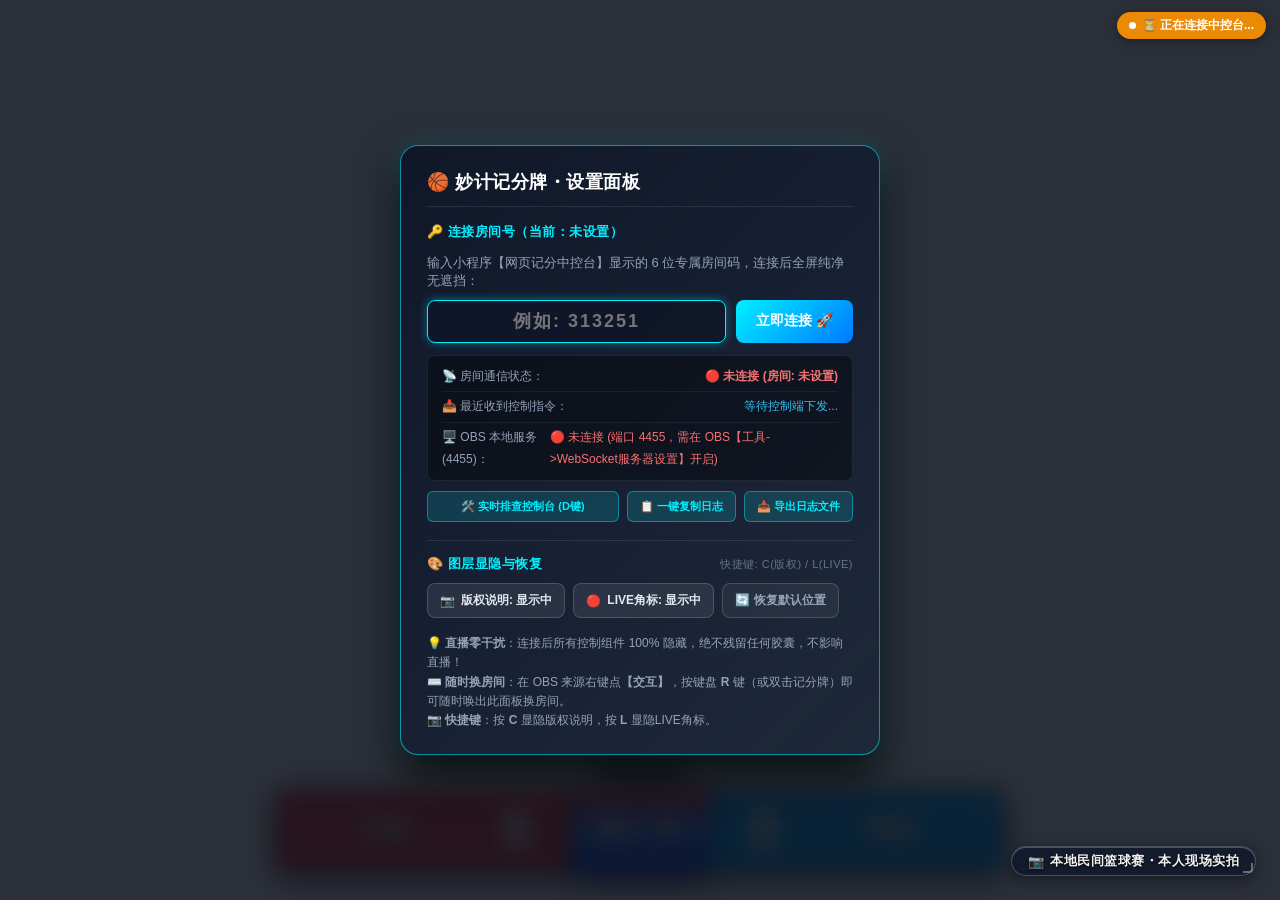
<file: obs-overlay/index.html>
<!DOCTYPE html>
<html lang="zh-CN">
<head>
  <meta charset="UTF-8">
  <meta http-equiv="Cache-Control" content="no-cache, no-store, must-revalidate">
  <meta http-equiv="Pragma" content="no-cache">
  <meta http-equiv="Expires" content="0">
  <meta name="viewport" content="width=device-width, initial-scale=1.0, maximum-scale=1.0, user-scalable=no">
  <title>高光记分 - OBS 专业直播记分牌</title>
  <link rel="icon" href="data:,">
  <link rel="stylesheet" href="./style.css?v=20260904_12">
</head>
<body>
  <!-- 网页端/OBS 实时连接提示 (仅连接时短暂浮现 2 秒后完全消失，绝不残留任何按钮或胶囊，保证直播纯净) -->
  <div class="ws-status-banner" id="ws-status-banner">
    <span class="status-dot"></span>
    <span class="status-text" id="ws-status-text">⏳ 正在连接中控台...</span>
  </div>

  <!-- 房间号设置与图层控制面板 (未连接时居中展示，连接后完全隐形，按 R 或双击记分牌唤出) -->
  <div class="room-setting-modal" id="room-setting-modal">
    <div class="room-modal-card">
      <div class="room-modal-header">
        <span class="modal-title">🏀 妙计记分牌・设置面板</span>
        <span class="modal-close-btn" id="room-modal-close" style="display: none;" title="关闭设置">×</span>
      </div>
      <div class="room-modal-body">
        <!-- 房间号切换模块 -->
        <div class="modal-section-title">🔑 连接房间号（当前：<span id="modal-current-room-text" style="color: #00f0ff;">未设置</span>）</div>
        <p class="modal-desc" style="font-size: 13px; color: #94a3b8; margin-bottom: 10px;">输入小程序【网页记分中控台】显示的 6 位专属房间码，连接后全屏纯净无遮挡：</p>
        <div class="modal-input-row">
          <input 
            type="text" 
            id="room-modal-input" 
            maxlength="6" 
            inputmode="numeric" 
            pattern="[0-9]*" 
            placeholder="例如: 313251" 
            value=""
            autofocus
          >
          <button id="room-modal-submit-btn">立即连接 🚀</button>
        </div>
        <div class="modal-err-tip" id="modal-err-tip" style="color: #f87171; font-size: 13px; margin-top: 8px; font-weight: bold; display: none;"></div>

        <!-- 实时通信诊断卡片 (帮助用户瞬间排查房间号是否对齐与指令是否到达) -->
        <div class="modal-diagnostics-box" style="margin-top: 12px; padding: 10px 14px; background: rgba(0, 0, 0, 0.4); border-radius: 8px; font-size: 12px; border: 1px solid rgba(255, 255, 255, 0.08); line-height: 1.8;">
          <div style="display: flex; justify-content: space-between; border-bottom: 1px solid rgba(255,255,255,0.06); padding-bottom: 4px; margin-bottom: 4px;">
            <span style="color: #94a3b8;">📡 房间通信状态：</span>
            <span id="diag-ws-status" style="font-weight: bold; color: #f87171;">🔴 未连接</span>
          </div>
          <div style="display: flex; justify-content: space-between; border-bottom: 1px solid rgba(255,255,255,0.06); padding-bottom: 4px; margin-bottom: 4px;">
            <span style="color: #94a3b8;">📥 最近收到控制指令：</span>
            <span id="diag-last-packet" style="color: #38bdf8;">等待控制端下发...</span>
          </div>
          <div style="display: flex; justify-content: space-between;">
            <span style="color: #94a3b8;">🖥️ OBS 本地服务 (4455)：</span>
            <span id="diag-obs-ws-status" style="color: #94a3b8;">检测中...</span>
          </div>
        </div>

        <!-- 实时排查日志操作栏 -->
        <div style="margin-top: 10px; display: flex; gap: 8px; flex-wrap: wrap;">
          <button id="modal-btn-open-debug" type="button" class="dbg-btn" style="flex: 1; padding: 7px 10px; text-align: center; white-space: nowrap;">🛠️ 实时排查控制台 (D键)</button>
          <button id="modal-btn-copy-logs" type="button" class="dbg-btn" style="padding: 7px 12px; text-align: center; white-space: nowrap;">📋 一键复制日志</button>
          <button id="modal-btn-export-logs" type="button" class="dbg-btn" style="padding: 7px 12px; text-align: center; white-space: nowrap;">📥 导出日志文件</button>
        </div>

        <!-- 图层显隐管理模块 (解决版权说明隐藏后无法恢复的问题) -->
        <div class="modal-layers-section" style="margin-top: 18px; padding-top: 14px; border-top: 1px solid rgba(255, 255, 255, 0.1);">
          <div class="modal-section-title" style="display: flex; justify-content: space-between; align-items: center; margin-bottom: 10px;">
            <span>🎨 图层显隐与恢复</span>
            <span style="font-size: 11px; color: #64748b; font-weight: normal;">快捷键: C(版权) / L(LIVE)</span>
          </div>
          <div class="modal-layers-grid" style="display: flex; gap: 8px; flex-wrap: wrap;">
            <button class="layer-toggle-btn" id="btn-toggle-copyright" type="button" title="点击显示或隐藏版权说明 (快捷键: C)">
              <span class="layer-btn-icon" id="icon-toggle-copyright">📷</span>
              <span id="text-toggle-copyright">版权说明: 显示中</span>
            </button>
            <button class="layer-toggle-btn" id="btn-toggle-live" type="button" title="点击显示或隐藏LIVE角标 (快捷键: L)">
              <span class="layer-btn-icon" id="icon-toggle-live">🔴</span>
              <span id="text-toggle-live">LIVE角标: 显示中</span>
            </button>
            <button class="layer-toggle-btn layer-reset-btn" id="btn-reset-layer-pos" type="button" title="将所有角标恢复至默认位置与大小">
              <span>🔄 恢复默认位置</span>
            </button>
          </div>
        </div>

        <div class="modal-guide-tip" style="margin-top: 16px; color: #94a3b8; font-size: 12px; line-height: 1.6;">
          💡 <strong>直播零干扰</strong>：连接后所有控制组件 100% 隐藏，绝不残留任何胶囊，不影响直播！<br>
          ⌨️ <strong>随时换房间</strong>：在 OBS 来源右键点<strong>【交互】</strong>，按键盘 <strong>R</strong> 键（或双击记分牌）即可随时唤出此面板换房间。<br>
          📷 <strong>快捷键</strong>：按 <strong>C</strong> 显隐版权说明，按 <strong>L</strong> 显隐LIVE角标。
        </div>
      </div>
    </div>
  </div>

  <!-- 左侧灵动岛专业电视转播级「LIVE 现场直播」纵向遮罩角标 (贴边零边距，放大1倍，支持一键关闭) -->
  <div class="dynamic-island-badge" id="dynamic-island-badge" title="可拖动调整位置，滚轮可等比缩放大小">
    <!-- 关闭按钮 -->
    <div class="live-close-btn" id="live-close-btn" title="关闭直播标识">×</div>

    <div class="live-top-pill">
      <span class="live-pulse-dot"></span>
      <span class="live-en-text">LIVE</span>
    </div>
    <div class="live-v-divider"></div>
    <div class="live-vertical-title" id="live-title">
      <span>现</span>
      <span>场</span>
      <span>直</span>
      <span>播</span>
    </div>
    <div class="island-resize-handle" id="island-resize-handle"></div>
  </div>

  <!-- 独立悬浮专业广播级「防误封版权声明」微胶囊角标 (拖拽移动位置、拖拽右下角手柄改变大小、双击隐藏关闭) -->
  <div class="copyright-floating-badge" id="copyright-floating-badge" title="按住拖拽可移动位置，拖拽右下角手柄可改变大小，双击隐藏关闭">
    <span class="copyright-icon">📷</span>
    <span class="copyright-text" id="copyright-text">本地民间篮球赛・<span class="copyright-name" id="copyright-name">本人</span><span class="copyright-sep">现场实拍</span></span>
    <div class="copyright-resize-handle" id="copyright-resize-handle" title="拖拽此处改变大小"></div>
  </div>

  <!-- 独立悬浮赞助商滚动文字广告测量用元素 (屏幕外，用于精确测算单段文案宽度) -->
  <span id="obs-scrolling-ad-measurer" class="obs-scrolling-ad-measurer"></span>

  <!-- 📢 独立悬浮赞助商滚动文字广告横幅 (全透明无边框，平滑跑马灯，拖拽移动位置) -->
  <div class="obs-scrolling-ad-bar obs-scrolling-ad--hidden" id="obs-scrolling-ad-bar" title="按住拖拽可移动位置，双击隐藏关闭">
    <div class="obs-scrolling-ad-track-wrap">
      <div class="obs-scrolling-ad-track" id="obs-scrolling-ad-track">
        <span class="obs-scrolling-ad-text" id="obs-scrolling-ad-text"></span>
        <span class="obs-scrolling-ad-gap">　　　　</span>
        <span class="obs-scrolling-ad-text-dup" id="obs-scrolling-ad-text-dup"></span>
      </div>
    </div>
  </div>

  <!-- 🎉 全屏弹球碰撞飘动欢迎/防盗播文案 (单条轻量碰撞反弹，极低资源占用，超清高对比度) -->
  <div class="welcome-bounce-overlay welcome-bounce--hidden" id="welcome-bounce-overlay">
    <div class="welcome-bounce-pill" id="welcome-bounce-pill">
      <div class="welcome-tag-badge">
        <span class="welcome-live-dot"></span>
        <span class="welcome-tag-text">关注主播</span>
      </div>
      <span class="welcome-bounce-text" id="welcome-bounce-text">欢迎来到直播间，点个免费的关注一起看球！</span>
    </div>
  </div>

  <!-- 16:9 全高清广播级自适应转播记分牌 (居中底部，结构样式与小程序 live 页 100% 对齐) -->
  <div class="obs-container" id="obs-container">
    <div class="broadcast-scoreboard-wrapper" id="scoreboard-wrapper">
      <div class="broadcast-scoreboard" id="scoreboard">
        <!-- 顶部比赛名称 (纯透明背景，大字号高清投影) -->
        <div class="match-title-row">
          <span class="match-title-text" id="match-title">常规赛</span>
        </div>

        <!-- 核心记分条主体 (与 live.wxml 中的 score-bar-core 结构完全一致，居中显示) -->
        <div class="score-bar-core" id="score-bar-core">
          <!-- 主队板块 (左侧圆角 + 纯色背景 + 队名居中 + 分数靠内) -->
          <div class="team-group team-a-group" id="home-group">
            <div class="team-group-bg team-group-bg--left" id="home-ribbon" style="background-color: #E64340;"></div>
            <div class="team-group-row">
              <span class="team-name team-name--home" id="home-name">主队</span>
              <span class="score-value team-score--home" id="home-score">0</span>
            </div>
          </div>

          <!-- 中间节次立体高光胶囊 (上红中蓝下深蓝经典渐变) -->
          <div class="period-center-outer" id="period-center-outer">
            <div class="period-strip"></div>
            <div class="period-container">
              <span class="period-text" id="period-badge">第 1 节</span>
            </div>
          </div>

          <!-- 客队板块 (右侧圆角 + 纯色背景 + 分数靠内 + 队名居中) -->
          <div class="team-group team-b-group" id="away-group">
            <div class="team-group-bg team-group-bg--right" id="away-ribbon" style="background-color: #10AEFF;"></div>
            <div class="team-group-row">
              <span class="score-value team-score--away" id="away-score">0</span>
              <span class="team-name team-name--away" id="away-name">客队</span>
            </div>
          </div>

          <!-- 画面实时裁剪同步：自适应动态宽度切图时间容器 (定位在 score-bar-core 右侧旁，不影响记分牌居中) -->
          <div class="crop-time-box crop-time-box--hidden" id="time-crop-box">
            <canvas id="time-crop-canvas" class="crop-time-canvas"></canvas>
          </div>
        </div>
      </div>
    </div>
  </div>

  <!-- 全屏高光回放角标图层 (悬浮在 OBS 媒体源之上) -->
  <div class="replay-overlay-container replay-hidden" id="replay-overlay-container">
    <!-- 广播级回放角标 (播放高光视频时悬浮展示) -->
    <div class="replay-corner-badge" id="replay-corner-badge">
      <span class="replay-dot"></span>
      <span class="replay-text" id="replay-corner-text">精彩回放 REPLAY</span>
    </div>
  </div>

  <!-- 专业广播级回放转场遮罩（与小程序 live 页结构完全一致） -->
  <div class="replay-mask replay-mask--hidden" id="replay-mask">
    <!-- 动感斜向 Wipe 切割光条 -->
    <div class="replay-stinger-wipe"></div>
    <div class="replay-stinger-slash"></div>

    <!-- 广播级 3D 悬浮勋章徽标层 -->
    <div class="replay-badge-container">
      <div class="replay-badge-card" id="replay-badge-card">
        <div class="replay-badge-icon-box">
          <span class="replay-badge-flash">⚡</span>
        </div>
        <div class="replay-badge-content">
          <div class="replay-badge-main" id="replay-badge-main">精彩回放</div>
          <div class="replay-badge-sub" id="replay-badge-sub">HIGHLIGHT REPLAY</div>
        </div>
        <div class="replay-badge-shimmer"></div>
      </div>
    </div>
  </div>

  <!-- 🛠️ 网页内置可视化实时调试面板（按键盘 D 键或加 ?debug=1 开启） -->
  <div class="obs-debug-panel" id="obs-debug-panel" style="display: none;">
    <div class="debug-header">
      <span class="debug-title">🛠️ OBS Overlay 实时调试控制台</span>
      <button class="debug-close-btn" id="debug-close-btn">✕</button>
    </div>
    <div class="debug-body">
      <div class="debug-row">
        <span class="debug-label">📡 房间状态:</span>
        <span class="debug-val" id="dbg-room-status">检测中...</span>
      </div>
      <div class="debug-row">
        <span class="debug-label">🖥️ OBS WS:</span>
        <span class="debug-val" id="dbg-obs-status">连接中(4455)...</span>
      </div>
      <div class="debug-row">
        <span class="debug-label">🎬 媒体状态:</span>
        <span class="debug-val" id="dbg-media-status">闲置 (NONE)</span>
      </div>
      <div class="debug-row">
        <span class="debug-label">📋 切片队列:</span>
        <span class="debug-val" id="dbg-queue-count">0 段切片</span>
      </div>
      
      <!-- 快捷调试操作按钮 -->
      <div class="debug-actions">
        <button class="dbg-btn" id="dbg-btn-copy-logs">📋 复制排查日志</button>
        <button class="dbg-btn" id="dbg-btn-export-logs">📥 导出日志文件</button>
        <button class="dbg-btn dbg-btn-danger" id="dbg-btn-stop">⏹ 立即中断切回直播</button>
        <button class="dbg-btn" id="dbg-btn-clear-queue">🗑️ 清空切片历史</button>
      </div>

      <!-- 调试控制台内置切片精准点播列表 -->
      <div class="debug-clips-section">
        <div style="font-size: 11px; color: #94a3b8; margin: 4px 0 2px; display: flex; justify-content: space-between;">
          <span style="font-weight: bold; color: #cbd5e1;">🎬 捕获切片列表 (点击直接测试播放):</span>
          <span id="dbg-clips-tip" style="color: #00f0ff; font-weight: bold;">0 段</span>
        </div>
        <div class="debug-clips-list" id="dbg-clips-list">
          <div style="color: #64748b; font-size: 11px; text-align: center; padding: 6px;">暂无捕获切片</div>
        </div>
      </div>

      <!-- 实时日志窗 -->
      <div class="debug-logs" id="dbg-logs-box">
        <div class="dbg-log-item">系统初始化就绪...</div>
      </div>
    </div>
  </div>

  <script src="./config.js?v=20260912_15"></script>
  <script src="./overlay.js?v=20260912_15"></script>
</body>
</html>
</file>
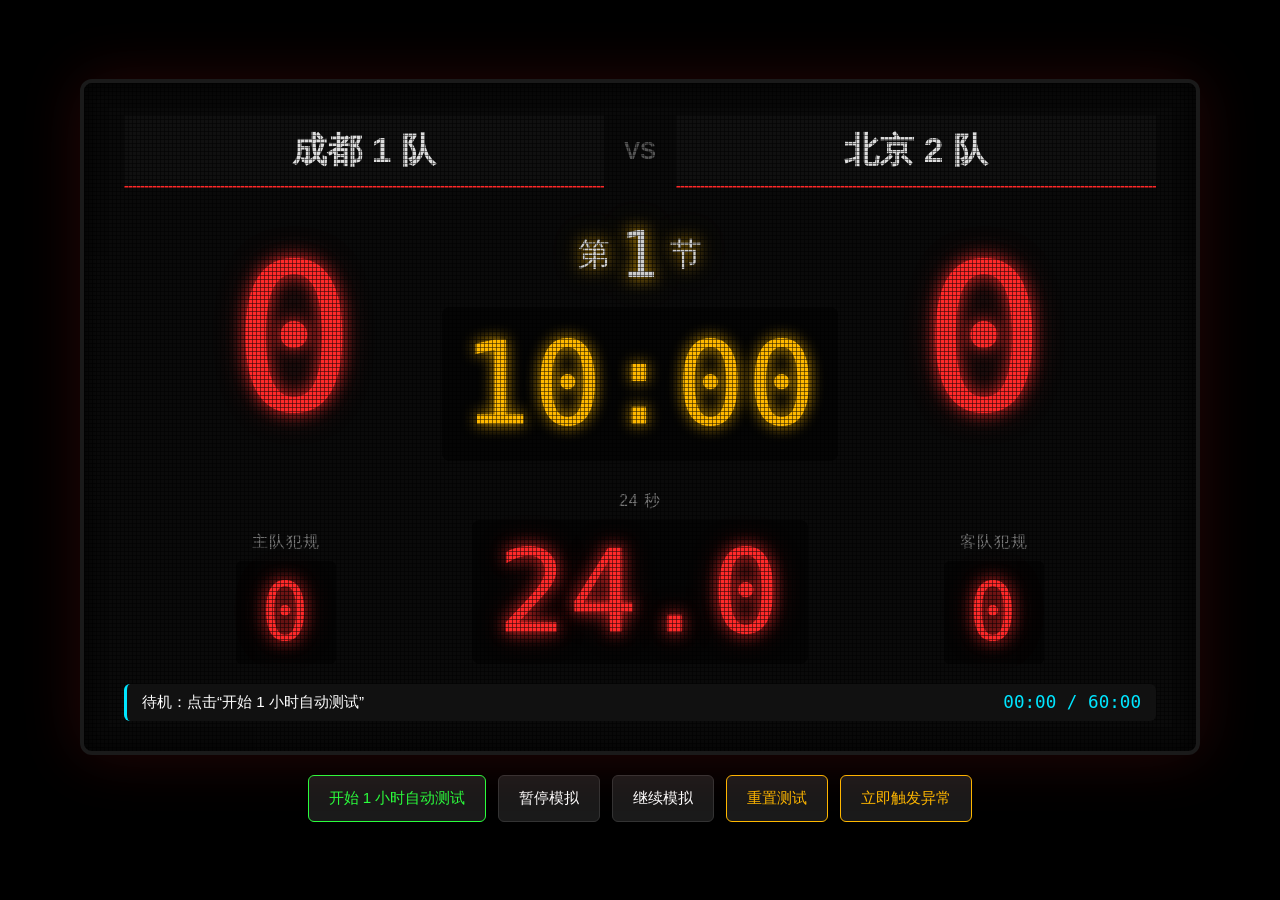
<file: testBoard-7.html>
<!DOCTYPE html>
<html lang="zh-CN">

<head>
    <meta charset="UTF-8">
    <meta name="viewport" content="width=device-width, initial-scale=1.0">
    <title>高光记分 - 纯正7段数码管测试记分牌</title>

    <style>
        @import url('https://fonts.cdnfonts.com/css/ds-digital');

        :root {
            --red: #ff2a2a;
            --green: #2aff3d;
            --yellow: #ffb800;
            --cyan: #00e5ff;
            --panel: #0a0a0a;
            --bg-color: #000000;
        }

        * {
            box-sizing: border-box;
        }

        body {
            background: var(--bg-color);
            color: #fff;
            font-family: "PingFang SC", "Microsoft YaHei", sans-serif;
            display: flex;
            justify-content: center;
            align-items: center;
            min-height: 100vh;
            margin: 0;
            overflow: hidden;
        }

        /* 纯正方正 7 段数码管样式 */
        .digit {
            font-family: 'DS-Digital', monospace;
            /* 使用新的字体 */
            font-style: normal;
            /* 取消倾斜，保证方方正正 */
            letter-spacing: 2px;
            font-variant-numeric: tabular-nums;
        }

        .stage {
            width: min(94vw, 1120px);
            position: relative;
        }

        .scoreboard {
            width: 100%;
            background: var(--panel);
            border: 4px solid #1a1a1a;
            border-radius: 12px;
            padding: 32px 40px 30px;
            box-shadow: 0 0 60px rgba(255, 42, 42, 0.15), inset 0 0 20px rgba(0, 0, 0, 0.8);
            position: relative;
            overflow: hidden;
        }

        .scoreboard::before {
            content: "";
            position: absolute;
            inset: 0;
            pointer-events: none;
            background:
                linear-gradient(rgba(0, 0, 0, 0.6) 1px, transparent 1px),
                linear-gradient(90deg, rgba(0, 0, 0, 0.6) 1px, transparent 1px);
            background-size: 4px 4px;
            z-index: 3;
            opacity: 0.8;
        }

        .led-red {
            color: var(--red);
            text-shadow: 0 0 15px var(--red), 0 0 30px rgba(255, 42, 42, 0.4);
        }

        .led-green {
            color: var(--green);
            text-shadow: 0 0 15px var(--green), 0 0 30px rgba(42, 255, 61, 0.4);
        }

        .led-yellow {
            color: var(--yellow);
            text-shadow: 0 0 15px var(--yellow), 0 0 30px rgba(255, 184, 0, 0.4);
        }

        .led-cyan {
            color: var(--cyan);
            text-shadow: 0 0 10px var(--cyan);
        }

        .header {
            display: grid;
            grid-template-columns: minmax(0, 1fr) auto minmax(0, 1fr);
            gap: 20px;
            align-items: center;
            margin-bottom: 20px;
            position: relative;
            z-index: 1;
        }

        .team-box {
            background: #111;
            padding: 12px 22px;
            font-size: clamp(1.4rem, 3.5vw, 2.2rem);
            font-weight: bold;
            color: #ddd;
            text-align: center;
            white-space: nowrap;
            border-bottom: 2px solid var(--red);
        }

        .vs {
            font-size: 1.5rem;
            color: #555;
            font-weight: 900;
        }

        .main-display {
            display: grid;
            grid-template-columns: minmax(0, 1fr) minmax(300px, 0.8fr) minmax(0, 1fr);
            gap: 24px;
            align-items: center;
            margin: 30px 0;
            position: relative;
            z-index: 1;
        }

        .score {
            font-size: clamp(6.5rem, 16vw, 13rem);
            /* 稍微放大一点以适应新字体 */
            line-height: 1;
            text-align: center;
        }

        .center-info {
            text-align: center;
            min-width: 0;
            display: flex;
            flex-direction: column;
            align-items: center;
            gap: 15px;
        }

        .period {
            font-size: clamp(1.4rem, 3vw, 2rem);
            color: #ccc;
            display: flex;
            align-items: center;
            gap: 10px;
        }

        .period .digit {
            font-size: clamp(2.5rem, 5vw, 4rem);
        }

        .timer {
            font-size: clamp(4rem, 9vw, 7.5rem);
            background: #050505;
            padding: 10px 20px;
            border-radius: 8px;
            min-width: 280px;
            text-align: center;
        }

        .footer {
            display: grid;
            grid-template-columns: 1fr auto 1fr;
            gap: 24px;
            align-items: end;
            margin-top: 30px;
            position: relative;
            z-index: 1;
        }

        .foul-box,
        .shot-clock-box {
            text-align: center;
        }

        .foul-label,
        .meta-label {
            font-size: 1rem;
            color: #777;
            margin-bottom: 8px;
            text-transform: uppercase;
            letter-spacing: 1px;
        }

        .foul-val {
            font-size: clamp(3rem, 7vw, 5rem);
            background: #050505;
            padding: 5px 25px;
            border-radius: 6px;
            min-width: 100px;
            display: inline-block;
        }

        .shot-clock {
            font-size: clamp(4.5rem, 9vw, 8rem);
            background: #050505;
            padding: 5px 25px;
            border-radius: 8px;
            display: inline-block;
            min-width: 200px;
            /* 略微加宽，适配小数位 */
        }

        .status-bar {
            margin-top: 20px;
            display: grid;
            grid-template-columns: 1fr auto;
            gap: 16px;
            align-items: center;
            position: relative;
            z-index: 4;
            background: #111;
            padding: 8px 15px;
            border-radius: 6px;
            border-left: 3px solid var(--cyan);
        }

        .event-text {
            color: #fff;
            font-size: 0.95rem;
            white-space: nowrap;
            overflow: hidden;
            text-overflow: ellipsis;
        }

        .run-text {
            color: var(--cyan);
            font-size: 1.1rem;
            text-align: right;
            font-family: monospace;
            /* 底部时间线不需要 7段字体 */
        }

        .controls {
            margin-top: 20px;
            display: flex;
            flex-wrap: wrap;
            gap: 12px;
            justify-content: center;
        }

        button {
            padding: 12px 20px;
            font-size: 0.95rem;
            cursor: pointer;
            background: #1a1a1a;
            color: #fff;
            border: 1px solid #333;
            border-radius: 6px;
            transition: all 0.2s ease;
        }

        button:hover {
            background: #2a2a2a;
            border-color: #555;
        }

        .btn-primary {
            border-color: var(--green);
            color: var(--green);
        }

        .btn-reset {
            border-color: var(--yellow);
            color: var(--yellow);
        }

        .occluder {
            display: none;
            position: absolute;
            z-index: 5;
            background: #000;
            border: 1px solid #222;
        }

        .occluding .occluder {
            display: block;
        }

        .occ-time {
            width: 300px;
            height: 120px;
            left: 50%;
            top: 45%;
            transform: translate(-50%, -50%);
        }

        .occ-home {
            width: 250px;
            height: 160px;
            left: 5%;
            top: 35%;
        }

        .occ-away {
            width: 250px;
            height: 160px;
            right: 5%;
            top: 35%;
        }

        .fault .score,
        .fault .timer,
        .fault .shot-clock,
        .fault .foul-val {
            animation: flicker 0.12s steps(2, end) infinite;
        }

        .rollback .timer {
            color: var(--yellow);
            text-shadow: 0 0 15px var(--yellow), 0 0 30px rgba(255, 184, 0, 0.4);
        }

        .paused .timer {
            color: var(--yellow);
            text-shadow: 0 0 15px var(--yellow);
        }

        @keyframes flicker {
            0% {
                opacity: 1;
            }

            50% {
                opacity: 0.1;
            }

            100% {
                opacity: 0.9;
            }
        }

        @media (max-width: 760px) {
            .scoreboard {
                padding: 20px 15px;
            }

            .main-display {
                grid-template-columns: 1fr 1fr;
                gap: 16px;
            }

            .center-info {
                grid-column: 1 / -1;
                grid-row: 1;
                flex-direction: row;
                justify-content: space-between;
            }

            .timer {
                min-width: 0;
                padding: 5px 10px;
            }

            .shot-clock {
                min-width: 140px;
            }
        }
    </style>
</head>

<body>
    <div class="stage">
        <div id="scoreboard" class="scoreboard paused">
            <div id="occTime" class="occluder occ-time" style=""></div>
            <div id="occHome" class="occluder occ-home" style=""></div>
            <div id="occAway" class="occluder occ-away" style=""></div>

            <div class="header">
                <div class="team-box">成都 1 队</div>
                <div class="vs">VS</div>
                <div class="team-box">北京 2 队</div>
            </div>

            <div class="main-display">
                <div id="homeScore" class="score digit led-red">0</div>
                <div class="center-info">
                    <div id="period" class="period led-yellow">第 <span class="digit">1</span> 节</div>
                    <div id="timer" class="timer digit led-green">10:00</div>
                </div>
                <div id="guestScore" class="score digit led-red">0</div>
            </div>

            <div class="footer">
                <div class="foul-box">
                    <div class="foul-label">主队犯规</div>
                    <div id="homeFoul" class="foul-val digit led-red">0</div>
                </div>
                <div class="shot-clock-box">
                    <div class="meta-label">24 秒</div>
                    <!-- 默认初始显示 24.0 -->
                    <div id="shotClock" class="shot-clock digit led-red">24.0</div>
                </div>
                <div class="foul-box">
                    <div class="foul-label">客队犯规</div>
                    <div id="guestFoul" class="foul-val digit led-red">0</div>
                </div>
            </div>

            <div class="status-bar">
                <div id="eventText" class="event-text">待机：点击“开始 1 小时自动测试”</div>
                <div id="runText" class="run-text">00:00 / 60:00</div>
            </div>
        </div>

        <div class="controls">
            <button class="btn-primary" onclick="startSimulation()">开始 1 小时自动测试</button>
            <button onclick="pauseSimulation()">暂停模拟</button>
            <button onclick="resumeSimulation()">继续模拟</button>
            <button class="btn-reset" onclick="resetSimulation()">重置测试</button>
            <button class="btn-reset" onclick="triggerRandomChaos()">立即触发异常</button>
        </div>
    </div>

    <script>
        const TOTAL_PERIODS = 4;
        const PERIOD_SECONDS = 10 * 60; // 每节正常比赛流动时间 600 秒
        const TEST_SECONDS = 60 * 60;   // 1小时测试持续时长
        // 将执行周期从 1000 变更为 100 (0.1秒)
        const TICK_MS = 100;

        let state;
        let interval = null;
        let lastWallTick = 0;
        let scenarios = []; // 动态生成的脚本数组

        // 自动构建符合特定测试要求的剧本
        function generateScenarios() {
            const list = [];

            // 整个1小时大概有3600秒的推移，我们将事件按4节的跨度做基准分布 (每节对应实际流逝约900秒)
            const approxPeriodWallDuration = 850;

            for (let p = 1; p <= TOTAL_PERIODS; p++) {
                const baseAt = (p - 1) * approxPeriodWallDuration + 30;

                // 1. 每节生成 8 次犯规停表，每次 10s
                for (let i = 0; i < 8; i++) {
                    list.push({
                        at: baseAt + (i * 90) + randomInt(0, 15),
                        type: 'foulPause',
                        duration: 10,
                        msg: `第 ${p} 节：比赛犯规停表 10 秒`
                    });
                }

                // 2. 每节生成 2 次暂停停表，每次 60s
                list.push({
                    at: baseAt + 180 + randomInt(0, 20),
                    type: 'pause',
                    duration: 60,
                    msg: `第 ${p} 节：教练请求暂停，停表 1 分钟`
                });
                list.push({
                    at: baseAt + 580 + randomInt(0, 20),
                    type: 'pause',
                    duration: 60,
                    msg: `第 ${p} 节：官方或电视暂停，停表 1 分钟`
                });

                // 3. 其他遮挡、回表、故障等每节至少 1 次 (这里每节随机注入 2 个防遗漏)
                const extraTypes = ['occludeTime', 'occludeScore', 'occludeMixed', 'rollback', 'fault'];
                const type1 = extraTypes[randomInt(0, extraTypes.length - 1)];
                const type2 = extraTypes[randomInt(0, extraTypes.length - 1)];

                list.push({
                    at: baseAt + 320,
                    type: type1,
                    duration: type1 === 'rollback' ? 6 : 8,
                    value: 6,
                    msg: `第 ${p} 节环境异常：${getScenarioName(type1)}`
                });
                list.push({
                    at: baseAt + 720,
                    type: type2,
                    duration: type2 === 'rollback' ? 5 : 9,
                    value: 5,
                    msg: `第 ${p} 节环境异常：${getScenarioName(type2)}`
                });

                // 4. 错误重置做两次 (安排在第 2 节和第 4 节)
                if (p === 2) {
                    list.push({
                        at: baseAt + 450,
                        type: 'scoreReset',
                        msg: '第 2 节异常事件：比分区域误清零后恢复测试'
                    });
                }
                if (p === 4) {
                    list.push({
                        at: baseAt + 450,
                        type: 'timeReset',
                        msg: '第 4 节异常事件：大表时间误重置到 10:00 后恢复测试'
                    });
                }
            }

            // 按照触发秒数升序排列
            list.sort((a, b) => a.at - b.at);
            return list;
        }

        function getScenarioName(type) {
            if (type === 'occludeTime') return '大表被人员或摄像机遮挡';
            if (type === 'occludeScore') return '比分区域被临时异物遮挡';
            if (type === 'occludeMixed') return '大表与比分多处区域混合遮挡';
            if (type === 'rollback') return '裁判判定误判，进行现场回表';
            return 'LED 硬件高频闪烁故障';
        }

        function createInitialState() {
            return {
                homeScore: 0,
                guestScore: 0,
                homeFoul: 0,
                guestFoul: 0,
                shotClock: 24.0, // 初始化为精确小数
                period: 1,
                periodRemaining: PERIOD_SECONDS,
                elapsed: 0,
                running: false,
                pausedByScenarioUntil: 0,
                scenarioIndex: 0,
                activeVisuals: [],
                savedSnapshot: null,
                eventText: '待机：点击“开始 1 小时自动测试”',
                finished: false
            };
        }

        function formatClock(totalSeconds) {
            const sec = Math.max(0, Math.floor(totalSeconds));
            const m = Math.floor(sec / 60);
            const s = sec % 60;
            return String(m).padStart(2, '0') + ':' + String(s).padStart(2, '0');
        }

        function randomInt(min, max) {
            return Math.floor(Math.random() * (max - min + 1)) + min;
        }

        function updateDisplay() {
            const board = document.getElementById('scoreboard');
            board.classList.toggle('paused', !state.running || state.elapsed < state.pausedByScenarioUntil);
            board.classList.toggle('fault', hasVisual('fault'));
            board.classList.toggle('rollback', hasVisual('rollback'));
            board.classList.toggle('occluding', hasAnyOcclusion());

            document.getElementById('homeScore').innerText = state.homeScore;
            document.getElementById('guestScore').innerText = state.guestScore;
            document.getElementById('homeFoul').innerText = state.homeFoul;
            document.getElementById('guestFoul').innerText = state.guestFoul;

            // 使用 toFixed(1) 强制保留一位小数显示
            document.getElementById('shotClock').innerText = state.shotClock.toFixed(1);

            document.getElementById('period').innerHTML = '第 <span class="digit">' + state.period + '</span> 节';
            document.getElementById('timer').innerText = formatClock(state.periodRemaining);
            document.getElementById('eventText').innerText = state.eventText;
            document.getElementById('runText').innerText = formatClock(state.elapsed) + ' / 60:00';

            document.getElementById('occTime').style.display = hasVisual('occludeTime') || hasVisual('occludeMixed') ? 'block' : '';
            document.getElementById('occHome').style.display = hasVisual('occludeScore') || hasVisual('occludeMixed') ? 'block' : '';
            document.getElementById('occAway').style.display = hasVisual('occludeScore') || hasVisual('occludeMixed') ? 'block' : '';
        }

        function hasVisual(type) {
            return state.activeVisuals.some(item => item.type === type);
        }

        function hasAnyOcclusion() {
            return hasVisual('occludeTime') || hasVisual('occludeScore') || hasVisual('occludeMixed');
        }

        function addVisual(type, duration) {
            state.activeVisuals.push({ type, until: state.elapsed + duration });
        }

        function expireVisuals() {
            state.activeVisuals = state.activeVisuals.filter(item => item.until > state.elapsed);
        }

        function startSimulation() {
            resetSimulation(false);
            scenarios = generateScenarios(); // 重新开始时初始化新动态剧本
            state.running = true;
            state.eventText = '1小时增强自动测试已启动。每节均覆盖8次犯规、2次长暂停、多点异常及错误清零压测。';
            lastWallTick = Date.now();
            if (interval) clearInterval(interval);
            interval = setInterval(tick, TICK_MS);
            updateDisplay();
        }

        function pauseSimulation() {
            state.running = false;
            state.eventText = '人工暂停模拟';
            updateDisplay();
        }

        function resumeSimulation() {
            if (state.finished) return;
            state.running = true;
            state.eventText = '继续自动测试';
            lastWallTick = Date.now();
            if (!interval) interval = setInterval(tick, TICK_MS);
            updateDisplay();
        }

        function resetSimulation(showText = true) {
            if (interval) {
                clearInterval(interval);
                interval = null;
            }
            state = createInitialState();
            if (showText) updateDisplay();
        }

        function tick() {
            if (!state.running || state.finished) return;
            const now = Date.now();
            lastWallTick = now;

            // 每次执行递增 0.1 秒，并通过 Math.round 防止浮点数精度丢失
            state.elapsed += 0.1;
            state.elapsed = Math.round(state.elapsed * 10) / 10;

            runScheduledScenarios();
            expireVisuals();

            if (state.elapsed < state.pausedByScenarioUntil) {
                updateDisplay();
                return;
            }

            simulateGameTick(); // 将原来的 Second 换为频率更细的 Tick
            updateDisplay();

            if (state.elapsed >= TEST_SECONDS) {
                finishSimulation();
            }
        }

        function simulateGameTick() {
            // 每 100ms 减少 0.1 秒
            state.periodRemaining -= 0.1;
            state.periodRemaining = Math.round(state.periodRemaining * 10) / 10;

            state.shotClock = Math.max(0, state.shotClock - 0.1);
            state.shotClock = Math.round(state.shotClock * 10) / 10;

            // 因为每秒执行 10 次，调整随机触发概率使其和原来 1 秒执行一次差不多一致
            if (state.shotClock <= 0 || Math.random() > 0.9965) {
                state.shotClock = 24.0;
            }

            // 场上得分模拟 (由原来每秒 0.93 改为每 0.1 秒 0.993)
            if (Math.random() > 0.993) {
                scoreTeam(Math.random() > 0.48 ? 'home' : 'guest', randomInt(1, 3));
            }

            // 小概率自然随机追加犯规数 (由 0.99 调整为 0.999)
            if (Math.random() > 0.999) {
                if (Math.random() > 0.5) state.homeFoul = Math.min(9, state.homeFoul + 1);
                else state.guestFoul = Math.min(9, state.guestFoul + 1);
            }

            if (state.periodRemaining <= 0) {
                nextPeriod();
            }
        }

        function scoreTeam(team, points) {
            if (team === 'home') state.homeScore += points;
            else state.guestScore += points;
        }

        function nextPeriod() {
            if (state.period < TOTAL_PERIODS) {
                state.period += 1;
                state.periodRemaining = PERIOD_SECONDS;
                state.shotClock = 24.0;
                state.homeFoul = 0;
                state.guestFoul = 0;
                state.pausedByScenarioUntil = state.elapsed + 120; // 节间休息设定为 120 秒 (2分钟)
                state.eventText = '【节间休息】进入官方两分钟休整时段，大表暂停流动';
            } else {
                state.periodRemaining = 0;
                state.eventText = '全场比赛时间完结。面板锁定留作 OCR 识别持久度与稳定性监测。';
            }
        }

        function runScheduledScenarios() {
            while (state.scenarioIndex < scenarios.length && state.elapsed >= scenarios[state.scenarioIndex].at) {
                applyScenario(scenarios[state.scenarioIndex]);
                state.scenarioIndex += 1;
            }
        }

        function applyScenario(scenario) {
            state.eventText = scenario.msg;
            switch (scenario.type) {
                case 'foulPause':
                    // 犯规逻辑：场上单侧犯规数递增，并伴随强制停表
                    if (Math.random() > 0.5) state.homeFoul = Math.min(9, state.homeFoul + 1);
                    else state.guestFoul = Math.min(9, state.guestFoul + 1);
                    state.pausedByScenarioUntil = state.elapsed + scenario.duration;
                    break;
                case 'pause':
                    state.pausedByScenarioUntil = state.elapsed + scenario.duration;
                    break;
                case 'occludeTime':
                case 'occludeScore':
                case 'occludeMixed':
                    addVisual(scenario.type, scenario.duration);
                    break;
                case 'rollback':
                    state.periodRemaining = Math.min(PERIOD_SECONDS, state.periodRemaining + scenario.value);
                    state.shotClock = Math.min(24.0, state.shotClock + randomInt(3, 8));
                    addVisual('rollback', 6);
                    break;
                case 'scoreReset':
                    temporaryResetScores();
                    break;
                case 'timeReset':
                    temporaryResetTime();
                    break;
                case 'fault':
                    addVisual('fault', scenario.duration);
                    break;
            }
        }

        function temporaryResetScores() {
            const snapshot = {
                homeScore: state.homeScore,
                guestScore: state.guestScore
            };
            state.homeScore = 0;
            state.guestScore = 0;
            addVisual('fault', 5);
            setTimeout(() => {
                if (!state || state.finished) return;
                state.homeScore = snapshot.homeScore;
                state.guestScore = snapshot.guestScore;
                state.eventText = '比分误清零异常修复，数据瞬间复原。';
                updateDisplay();
            }, 5000);
        }

        function temporaryResetTime() {
            const snapshot = {
                periodRemaining: state.periodRemaining,
                shotClock: state.shotClock
            };
            state.periodRemaining = PERIOD_SECONDS;
            state.shotClock = 24.0;
            addVisual('fault', 5);
            setTimeout(() => {
                if (!state || state.finished) return;
                state.periodRemaining = snapshot.periodRemaining;
                state.shotClock = snapshot.shotClock;
                state.eventText = '误调表/重置故障结束，时间轴已同步回正确轨道。';
                updateDisplay();
            }, 5000);
        }

        function triggerRandomChaos() {
            const chaos = [
                { type: 'occludeMixed', duration: 10, msg: '手动即时触发：混合多点遮挡' },
                { type: 'fault', duration: 8, msg: '手动即时触发：面板电子闪烁故障' },
                { type: 'rollback', value: randomInt(4, 15), msg: '手动即时触发：裁判组要求技术台回表' },
                { type: 'scoreReset', msg: '手动即时触发：调试突发 - 比分错误归零' },
                { type: 'timeReset', msg: '手动即时触发：调试突发 - 时间大表误充能重置' }
            ];
            applyScenario(chaos[randomInt(0, chaos.length - 1)]);
            updateDisplay();
        }

        function finishSimulation() {
            state.finished = true;
            state.running = false;
            state.eventText = '1 小时增强自动化仿真鲁棒性压测顺利闭环。';
            if (interval) {
                clearInterval(interval);
                interval = null;
            }
            updateDisplay();
        }

        resetSimulation(true);
    </script>
</body>

</html>
</file>
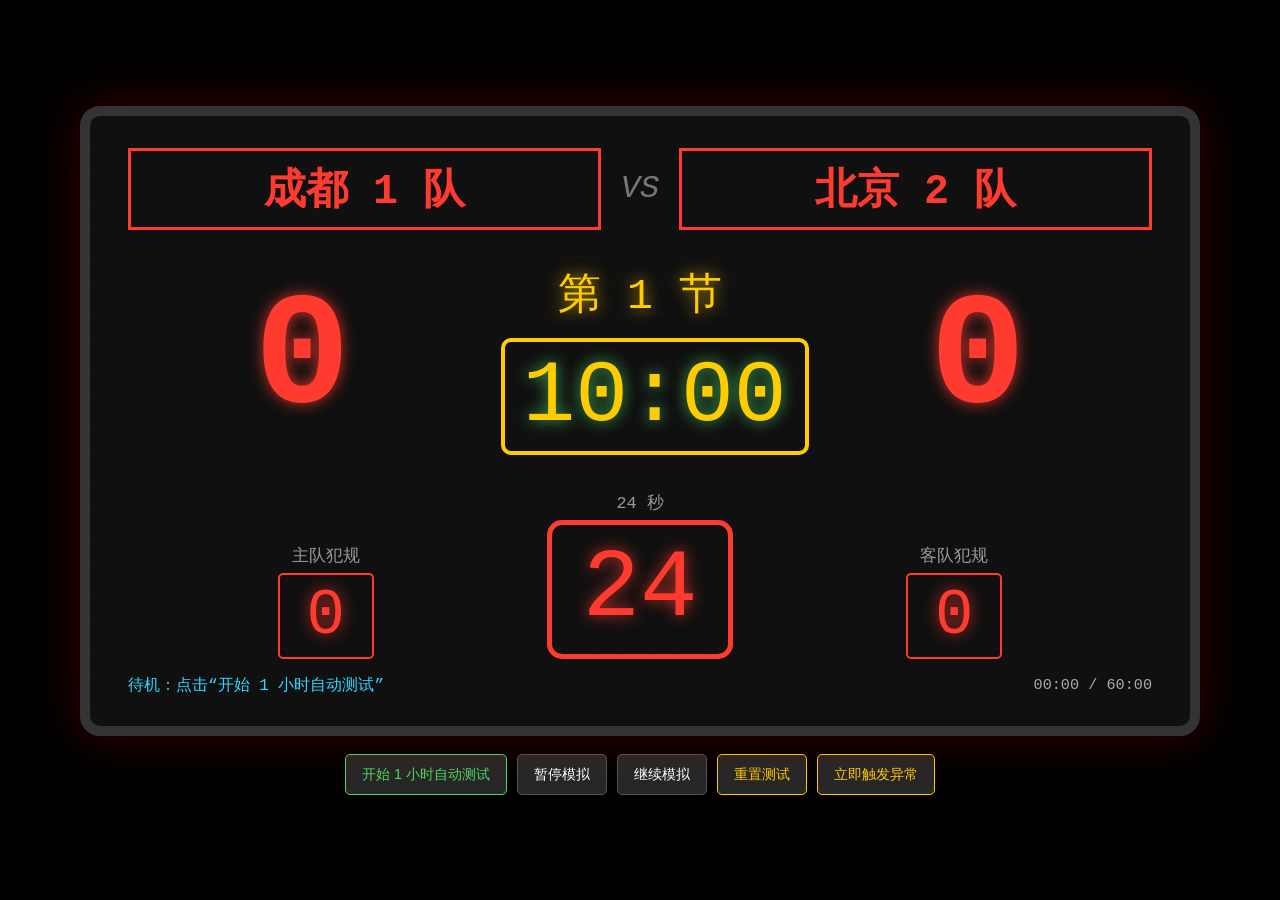
<file: testBoard.html>
<!DOCTYPE html>
<!-- saved from url=(0053)file:///Users/zan/projects/miaoji_live/testBoard.html -->
<html lang="zh-CN"><head><meta http-equiv="Content-Type" content="text/html; charset=UTF-8">
    
    <meta name="viewport" content="width=device-width, initial-scale=1.0">
    <title>高光记分 - 自动测试记分牌 (增强版)</title>
    <style>
        :root {
            --red: #ff3b30;
            --green: #4cd964;
            --yellow: #ffcc00;
            --cyan: #2fd8ff;
            --panel: #101010;
            --line: #383838;
        }

        * {
            box-sizing: border-box;
        }

        body {
            background: #000;
            color: #fff;
            font-family: "Courier New", Courier, monospace;
            display: flex;
            justify-content: center;
            align-items: center;
            min-height: 100vh;
            margin: 0;
            overflow: hidden;
        }

        .stage {
            width: min(94vw, 1120px);
            position: relative;
        }

        .scoreboard {
            width: 100%;
            background: var(--panel);
            border: 10px solid #333;
            border-radius: 20px;
            padding: 32px 38px 30px;
            box-shadow: 0 0 50px rgba(255, 0, 0, 0.22);
            position: relative;
            overflow: hidden;
        }

        .scoreboard::before {
            content: "";
            position: absolute;
            inset: 0;
            pointer-events: none;
            background:
                linear-gradient(rgba(255, 255, 255, 0.04) 1px, transparent 1px),
                linear-gradient(90deg, rgba(255, 255, 255, 0.03) 1px, transparent 1px);
            background-size: 28px 28px;
            opacity: 0.25;
        }

        .led-red {
            color: var(--red);
            text-shadow: 0 0 15px rgba(255, 59, 48, 0.8);
        }

        .led-green {
            color: var(--green);
            text-shadow: 0 0 15px rgba(76, 217, 100, 0.8);
        }

        .led-yellow {
            color: var(--yellow);
            text-shadow: 0 0 15px rgba(255, 204, 0, 0.8);
        }

        .led-cyan {
            color: var(--cyan);
            text-shadow: 0 0 14px rgba(47, 216, 255, 0.75);
        }

        .header {
            display: grid;
            grid-template-columns: minmax(0, 1fr) auto minmax(0, 1fr);
            gap: 20px;
            align-items: center;
            margin-bottom: 26px;
            position: relative;
            z-index: 1;
        }

        .team-box {
            border: 3px solid var(--red);
            padding: 10px 22px;
            font-size: clamp(1.6rem, 4vw, 2.6rem);
            font-weight: bold;
            color: var(--red);
            text-align: center;
            white-space: nowrap;
        }

        .vs {
            font-size: 2rem;
            color: #777;
            font-style: italic;
        }

        .main-display {
            display: grid;
            grid-template-columns: minmax(0, 1fr) minmax(260px, 0.8fr) minmax(0, 1fr);
            gap: 24px;
            align-items: center;
            margin: 34px 0;
            position: relative;
            z-index: 1;
        }

        .score {
            font-size: clamp(5.5rem, 13vw, 10rem);
            line-height: 1;
            font-weight: bold;
            min-width: 0;
            text-align: center;
            font-variant-numeric: tabular-nums;
        }

        .center-info {
            text-align: center;
            min-width: 0;
        }

        .period {
            font-size: clamp(1.8rem, 4vw, 2.7rem);
            margin-bottom: 15px;
        }

        .timer {
            font-size: clamp(3.2rem, 7vw, 5.5rem);
            border: 4px solid var(--green);
            padding: 5px 18px;
            display: inline-block;
            border-radius: 10px;
            min-width: 240px;
            font-variant-numeric: tabular-nums;
        }

        .footer {
            display: grid;
            grid-template-columns: 1fr auto 1fr;
            gap: 24px;
            align-items: end;
            margin-top: 36px;
            position: relative;
            z-index: 1;
        }

        .foul-box,
        .shot-clock-box {
            text-align: center;
        }

        .foul-label,
        .meta-label {
            font-size: 1.05rem;
            color: #999;
            margin-bottom: 6px;
        }

        .foul-val {
            font-size: clamp(2.8rem, 6vw, 4rem);
            border: 2px solid var(--red);
            padding: 5px 25px;
            border-radius: 5px;
            min-width: 96px;
            display: inline-block;
        }

        .shot-clock {
            font-size: clamp(4.2rem, 8vw, 6rem);
            border: 5px solid var(--red);
            padding: 10px 30px;
            border-radius: 15px;
            display: inline-block;
            min-width: 150px;
            font-variant-numeric: tabular-nums;
        }

        .status-bar {
            margin-top: 16px;
            display: grid;
            grid-template-columns: 1fr auto;
            gap: 16px;
            align-items: center;
            position: relative;
            z-index: 2;
        }

        .event-text {
            color: var(--cyan);
            font-size: 1rem;
            white-space: nowrap;
            overflow: hidden;
            text-overflow: ellipsis;
        }

        .run-text {
            color: #aaa;
            font-size: 0.95rem;
            text-align: right;
            font-variant-numeric: tabular-nums;
        }

        .controls {
            margin-top: 18px;
            display: flex;
            flex-wrap: wrap;
            gap: 10px;
            justify-content: center;
        }

        button {
            padding: 10px 16px;
            font-size: 0.9rem;
            cursor: pointer;
            background: #272727;
            color: #fff;
            border: 1px solid #555;
            border-radius: 5px;
        }

        button:hover {
            background: #3a3a3a;
        }

        .btn-primary {
            border-color: var(--green);
            color: var(--green);
        }

        .btn-reset {
            border-color: var(--yellow);
            color: var(--yellow);
        }

        .occluder {
            display: none;
            position: absolute;
            z-index: 5;
            background: #050505;
            border: 2px solid #222;
            box-shadow: 0 0 22px rgba(0, 0, 0, 0.85);
        }

        .occluding .occluder {
            display: block;
        }

        .occ-time {
            width: 270px;
            height: 105px;
            left: 50%;
            top: 42%;
            transform: translate(-50%, -50%);
        }

        .occ-home {
            width: 230px;
            height: 150px;
            left: 7%;
            top: 34%;
        }

        .occ-away {
            width: 230px;
            height: 150px;
            right: 7%;
            top: 34%;
        }

        .fault .score,
        .fault .timer,
        .fault .shot-clock,
        .fault .foul-val {
            animation: flicker 0.16s steps(2, end) infinite;
        }

        .rollback .timer {
            border-color: var(--yellow);
            color: var(--yellow);
            text-shadow: 0 0 16px rgba(255, 204, 0, 0.85);
        }

        .paused .timer {
            color: var(--yellow);
            border-color: var(--yellow);
        }

        @keyframes flicker {
            0% { opacity: 1; }
            50% { opacity: 0.25; }
            100% { opacity: 0.92; }
        }

        @media (max-width: 760px) {
            .scoreboard {
                padding: 22px 18px;
                border-width: 7px;
            }

            .main-display {
                grid-template-columns: 1fr 1fr;
                gap: 16px;
            }

            .center-info {
                grid-column: 1 / -1;
                grid-row: 1;
            }

            .timer {
                min-width: 0;
                width: 100%;
            }

            .footer {
                gap: 12px;
            }

            .shot-clock {
                min-width: 105px;
                padding: 8px 18px;
            }
        }
    </style>
</head>

<body>
    <div class="stage">
        <div id="scoreboard" class="scoreboard paused">
            <div id="occTime" class="occluder occ-time" style=""></div>
            <div id="occHome" class="occluder occ-home" style=""></div>
            <div id="occAway" class="occluder occ-away" style=""></div>

            <div class="header">
                <div class="team-box">成都 1 队</div>
                <div class="vs">VS</div>
                <div class="team-box">北京 2 队</div>
            </div>

            <div class="main-display">
                <div id="homeScore" class="score led-red">13</div>
                <div class="center-info">
                    <div id="period" class="period led-yellow">第 1 节</div>
                    <div id="timer" class="timer led-green">07:10</div>
                </div>
                <div id="guestScore" class="score led-red">13</div>
            </div>

            <div class="footer">
                <div class="foul-box">
                    <div class="foul-label">主队犯规</div>
                    <div id="homeFoul" class="foul-val led-red">2</div>
                </div>
                <div class="shot-clock-box">
                    <div class="meta-label">24 秒</div>
                    <div id="shotClock" class="shot-clock led-red">09</div>
                </div>
                <div class="foul-box">
                    <div class="foul-label">客队犯规</div>
                    <div id="guestFoul" class="foul-val led-red">2</div>
                </div>
            </div>

            <div class="status-bar">
                <div id="eventText" class="event-text">人工暂停模拟</div>
                <div id="runText" class="run-text">03:10 / 60:00</div>
            </div>
        </div>

        <div class="controls">
            <button class="btn-primary" onclick="startSimulation()">开始 1 小时自动测试</button>
            <button onclick="pauseSimulation()">暂停模拟</button>
            <button onclick="resumeSimulation()">继续模拟</button>
            <button class="btn-reset" onclick="resetSimulation()">重置测试</button>
            <button class="btn-reset" onclick="triggerRandomChaos()">立即触发异常</button>
        </div>
    </div>

    <script>
        const TOTAL_PERIODS = 4;
        const PERIOD_SECONDS = 10 * 60; // 每节正常比赛流动时间 600 秒
        const TEST_SECONDS = 60 * 60;   // 1小时测试持续时长
        const TICK_MS = 1000;

        let state;
        let interval = null;
        let lastWallTick = 0;
        let scenarios = []; // 动态生成的脚本数组

        // 自动构建符合特定测试要求的剧本
        function generateScenarios() {
            const list = [];
            
            // 整个1小时大概有3600秒的推移，我们将事件按4节的跨度做基准分布 (每节对应实际流逝约900秒)
            const approxPeriodWallDuration = 850; 

            for (let p = 1; p <= TOTAL_PERIODS; p++) {
                const baseAt = (p - 1) * approxPeriodWallDuration + 30;

                // 1. 每节生成 8 次犯规停表，每次 10s
                for (let i = 0; i < 8; i++) {
                    list.push({
                        at: baseAt + (i * 90) + randomInt(0, 15),
                        type: 'foulPause',
                        duration: 10,
                        msg: `第 ${p} 节：比赛犯规停表 10 秒`
                    });
                }

                // 2. 每节生成 2 次暂停停表，每次 60s
                list.push({
                    at: baseAt + 180 + randomInt(0, 20),
                    type: 'pause',
                    duration: 60,
                    msg: `第 ${p} 节：教练请求暂停，停表 1 分钟`
                });
                list.push({
                    at: baseAt + 580 + randomInt(0, 20),
                    type: 'pause',
                    duration: 60,
                    msg: `第 ${p} 节：官方或电视暂停，停表 1 分钟`
                });

                // 3. 其他遮挡、回表、故障等每节至少 1 次 (这里每节随机注入 2 个防遗漏)
                const extraTypes = ['occludeTime', 'occludeScore', 'occludeMixed', 'rollback', 'fault'];
                const type1 = extraTypes[randomInt(0, extraTypes.length - 1)];
                const type2 = extraTypes[randomInt(0, extraTypes.length - 1)];
                
                list.push({
                    at: baseAt + 320,
                    type: type1,
                    duration: type1 === 'rollback' ? 6 : 8,
                    value: 6,
                    msg: `第 ${p} 节环境异常：${getScenarioName(type1)}`
                });
                list.push({
                    at: baseAt + 720,
                    type: type2,
                    duration: type2 === 'rollback' ? 5 : 9,
                    value: 5,
                    msg: `第 ${p} 节环境异常：${getScenarioName(type2)}`
                });

                // 4. 错误重置做两次 (安排在第 2 节和第 4 节)
                if (p === 2) {
                    list.push({
                        at: baseAt + 450,
                        type: 'scoreReset',
                        msg: '第 2 节异常事件：比分区域误清零后恢复测试'
                    });
                }
                if (p === 4) {
                    list.push({
                        at: baseAt + 450,
                        type: 'timeReset',
                        msg: '第 4 节异常事件：大表时间误重置到 10:00 后恢复测试'
                    });
                }
            }

            // 按照触发秒数升序排列
            list.sort((a, b) => a.at - b.at);
            return list;
        }

        function getScenarioName(type) {
            if (type === 'occludeTime') return '大表被人员或摄像机遮挡';
            if (type === 'occludeScore') return '比分区域被临时异物遮挡';
            if (type === 'occludeMixed') return '大表与比分多处区域混合遮挡';
            if (type === 'rollback') return '裁判判定误判，进行现场回表';
            return 'LED 硬件高频闪烁故障';
        }

        function createInitialState() {
            return {
                homeScore: 0,
                guestScore: 0,
                homeFoul: 0,
                guestFoul: 0,
                shotClock: 24,
                period: 1,
                periodRemaining: PERIOD_SECONDS,
                elapsed: 0,
                running: false,
                pausedByScenarioUntil: 0,
                scenarioIndex: 0,
                activeVisuals: [],
                savedSnapshot: null,
                eventText: '待机：点击“开始 1 小时自动测试”',
                finished: false
            };
        }

        function formatClock(totalSeconds) {
            const sec = Math.max(0, Math.floor(totalSeconds));
            const m = Math.floor(sec / 60);
            const s = sec % 60;
            return String(m).padStart(2, '0') + ':' + String(s).padStart(2, '0');
        }

        function randomInt(min, max) {
            return Math.floor(Math.random() * (max - min + 1)) + min;
        }

        function updateDisplay() {
            const board = document.getElementById('scoreboard');
            board.classList.toggle('paused', !state.running || state.elapsed < state.pausedByScenarioUntil);
            board.classList.toggle('fault', hasVisual('fault'));
            board.classList.toggle('rollback', hasVisual('rollback'));
            board.classList.toggle('occluding', hasAnyOcclusion());

            document.getElementById('homeScore').innerText = state.homeScore;
            document.getElementById('guestScore').innerText = state.guestScore;
            document.getElementById('homeFoul').innerText = state.homeFoul;
            document.getElementById('guestFoul').innerText = state.guestFoul;
            document.getElementById('shotClock').innerText = String(state.shotClock).padStart(2, '0');
            document.getElementById('period').innerText = '第 ' + state.period + ' 节';
            document.getElementById('timer').innerText = formatClock(state.periodRemaining);
            document.getElementById('eventText').innerText = state.eventText;
            document.getElementById('runText').innerText = formatClock(state.elapsed) + ' / 60:00';

            document.getElementById('occTime').style.display = hasVisual('occludeTime') || hasVisual('occludeMixed') ? 'block' : '';
            document.getElementById('occHome').style.display = hasVisual('occludeScore') || hasVisual('occludeMixed') ? 'block' : '';
            document.getElementById('occAway').style.display = hasVisual('occludeScore') || hasVisual('occludeMixed') ? 'block' : '';
        }

        function hasVisual(type) {
            return state.activeVisuals.some(item => item.type === type);
        }

        function hasAnyOcclusion() {
            return hasVisual('occludeTime') || hasVisual('occludeScore') || hasVisual('occludeMixed');
        }

        function addVisual(type, duration) {
            state.activeVisuals.push({ type, until: state.elapsed + duration });
        }

        function expireVisuals() {
            state.activeVisuals = state.activeVisuals.filter(item => item.until > state.elapsed);
        }

        function startSimulation() {
            resetSimulation(false);
            scenarios = generateScenarios(); // 重新开始时初始化新动态剧本
            state.running = true;
            state.eventText = '1小时增强自动测试已启动。每节均覆盖8次犯规、2次长暂停、多点异常及错误清零压测。';
            lastWallTick = Date.now();
            if (interval) clearInterval(interval);
            interval = setInterval(tick, TICK_MS);
            updateDisplay();
        }

        function pauseSimulation() {
            state.running = false;
            state.eventText = '人工暂停模拟';
            updateDisplay();
        }

        function resumeSimulation() {
            if (state.finished) return;
            state.running = true;
            state.eventText = '继续自动测试';
            lastWallTick = Date.now();
            if (!interval) interval = setInterval(tick, TICK_MS);
            updateDisplay();
        }

        function resetSimulation(showText = true) {
            if (interval) {
                clearInterval(interval);
                interval = null;
            }
            state = createInitialState();
            if (showText) updateDisplay();
        }

        function tick() {
            if (!state.running || state.finished) return;
            const now = Date.now();
            lastWallTick = now;
            state.elapsed += 1;

            runScheduledScenarios();
            expireVisuals();

            if (state.elapsed < state.pausedByScenarioUntil) {
                updateDisplay();
                return;
            }

            simulateGameSecond();
            updateDisplay();

            if (state.elapsed >= TEST_SECONDS) {
                finishSimulation();
            }
        }

        function simulateGameSecond() {
            state.periodRemaining -= 1;
            state.shotClock = Math.max(0, state.shotClock - 1);

            if (state.shotClock === 0 || Math.random() > 0.965) {
                state.shotClock = 24;
            }

            // 场上得分模拟
            if (Math.random() > 0.93) {
                scoreTeam(Math.random() > 0.48 ? 'home' : 'guest', randomInt(1, 3));
            }

            // 小概率自然随机追加犯规数（非强制停表犯规）
            if (Math.random() > 0.99) {
                if (Math.random() > 0.5) state.homeFoul = Math.min(9, state.homeFoul + 1);
                else state.guestFoul = Math.min(9, state.guestFoul + 1);
            }

            if (state.periodRemaining <= 0) {
                nextPeriod();
            }
        }

        function scoreTeam(team, points) {
            if (team === 'home') state.homeScore += points;
            else state.guestScore += points;
        }

        function nextPeriod() {
            if (state.period < TOTAL_PERIODS) {
                state.period += 1;
                state.periodRemaining = PERIOD_SECONDS;
                state.shotClock = 24;
                state.homeFoul = 0;
                state.guestFoul = 0;
                state.pausedByScenarioUntil = state.elapsed + 120; // 核心修改：每节结束后，节间休息设定为 120 秒 (2分钟)
                state.eventText = '【节间休息】进入官方两分钟休整时段，大表暂停流动';
            } else {
                state.periodRemaining = 0;
                state.eventText = '全场比赛时间完结。面板锁定留作 OCR 识别持久度与稳定性监测。';
            }
        }

        function runScheduledScenarios() {
            while (state.scenarioIndex < scenarios.length && state.elapsed >= scenarios[state.scenarioIndex].at) {
                applyScenario(scenarios[state.scenarioIndex]);
                state.scenarioIndex += 1;
            }
        }

        function applyScenario(scenario) {
            state.eventText = scenario.msg;
            switch (scenario.type) {
                case 'foulPause':
                    // 犯规逻辑：场上单侧犯规数递增，并伴随强制停表
                    if (Math.random() > 0.5) state.homeFoul = Math.min(9, state.homeFoul + 1);
                    else state.guestFoul = Math.min(9, state.guestFoul + 1);
                    state.pausedByScenarioUntil = state.elapsed + scenario.duration;
                    break;
                case 'pause':
                    state.pausedByScenarioUntil = state.elapsed + scenario.duration;
                    break;
                case 'occludeTime':
                case 'occludeScore':
                case 'occludeMixed':
                    addVisual(scenario.type, scenario.duration);
                    break;
                case 'rollback':
                    state.periodRemaining = Math.min(PERIOD_SECONDS, state.periodRemaining + scenario.value);
                    state.shotClock = Math.min(24, state.shotClock + randomInt(3, 8));
                    addVisual('rollback', 6);
                    break;
                case 'scoreReset':
                    temporaryResetScores();
                    break;
                case 'timeReset':
                    temporaryResetTime();
                    break;
                case 'fault':
                    addVisual('fault', scenario.duration);
                    break;
            }
        }

        function temporaryResetScores() {
            const snapshot = {
                homeScore: state.homeScore,
                guestScore: state.guestScore
            };
            state.homeScore = 0;
            state.guestScore = 0;
            addVisual('fault', 5);
            setTimeout(() => {
                if (!state || state.finished) return;
                state.homeScore = snapshot.homeScore;
                state.guestScore = snapshot.guestScore;
                state.eventText = '比分误清零异常修复，数据瞬间复原。';
                updateDisplay();
            }, 5000);
        }

        function temporaryResetTime() {
            const snapshot = {
                periodRemaining: state.periodRemaining,
                shotClock: state.shotClock
            };
            state.periodRemaining = PERIOD_SECONDS;
            state.shotClock = 24;
            addVisual('fault', 5);
            setTimeout(() => {
                if (!state || state.finished) return;
                state.periodRemaining = snapshot.periodRemaining;
                state.shotClock = snapshot.shotClock;
                state.eventText = '误调表/重置故障结束，时间轴已同步回正确轨道。';
                updateDisplay();
            }, 5000);
        }

        function triggerRandomChaos() {
            const chaos = [
                { type: 'occludeMixed', duration: 10, msg: '手动即时触发：混合多点遮挡' },
                { type: 'fault', duration: 8, msg: '手动即时触发：面板电子闪烁故障' },
                { type: 'rollback', value: randomInt(4, 15), msg: '手动即时触发：裁判组要求技术台回表' },
                { type: 'scoreReset', msg: '手动即时触发：调试突发 - 比分错误归零' },
                { type: 'timeReset', msg: '手动即时触发：调试突发 - 时间大表误充能重置' }
            ];
            applyScenario(chaos[randomInt(0, chaos.length - 1)]);
            updateDisplay();
        }

        function finishSimulation() {
            state.finished = true;
            state.running = false;
            state.eventText = '1 小时增强自动化仿真鲁棒性压测顺利闭环。';
            if (interval) {
                clearInterval(interval);
                interval = null;
            }
            updateDisplay();
        }

        resetSimulation(true);
    </script>

</body></html>
</file>
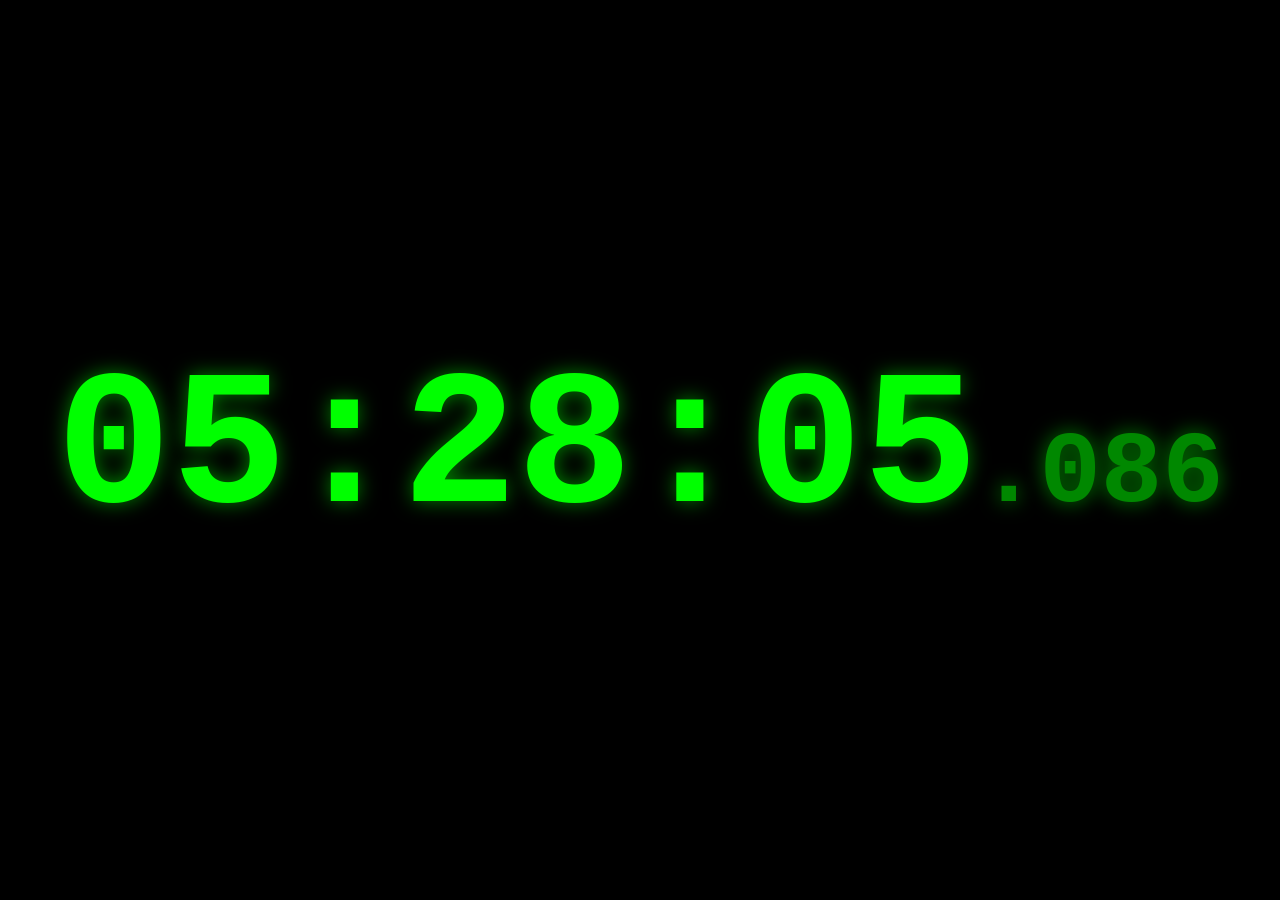
<file: testClock.html>
<!DOCTYPE html>
<!-- saved from url=(0053)file:///Users/zan/projects/miaoji_live/testClock.html -->
<html lang="zh-CN"><head><meta http-equiv="Content-Type" content="text/html; charset=UTF-8">
    
    <meta name="viewport" content="width=device-width, initial-scale=1.0">
    <title>高精度毫秒测试时钟</title>
    <style>
        /* 使用深色背景减少录屏时的反光干扰，文字使用等宽字体防止跳动 */
        body {
            background-color: #000;
            color: #00ff00; /* 经典的黑客绿，辨识度高 */
            display: flex;
            justify-content: center;
            align-items: center;
            height: 100vh;
            margin: 0;
            font-family: 'Courier New', Courier, monospace; 
            overflow: hidden;
        }

        #clock {
            font-size: 15vw; /* 字体随窗口大小自动缩放 */
            font-weight: bold;
            text-shadow: 0 0 20px rgba(0, 255, 0, 0.5);
            white-space: nowrap;
        }

        .ms {
            font-size: 8vw;
            color: #008800;
        }
    </style>
</head>
<body>

    <div id="clock">10:57:55<span class="ms">.407</span></div>

    <script>
        const clockElement = document.getElementById('clock');

        function updateTime() {
            const now = new Date();
            
            const hours = String(now.getHours()).padStart(2, '0');
            const minutes = String(now.getMinutes()).padStart(2, '0');
            const seconds = String(now.getSeconds()).padStart(2, '0');
            const milliseconds = String(now.getMilliseconds()).padStart(3, '0');

            // 动态更新 DOM
            clockElement.innerHTML = `${hours}:${minutes}:${seconds}<span class="ms">.${milliseconds}</span>`;

            // 使用 requestAnimationFrame 保证最高频率刷新（通常为 60fps 或更高）
            requestAnimationFrame(updateTime);
        }

        // 启动时钟
        requestAnimationFrame(updateTime);
    </script>

</body></html>
</file>
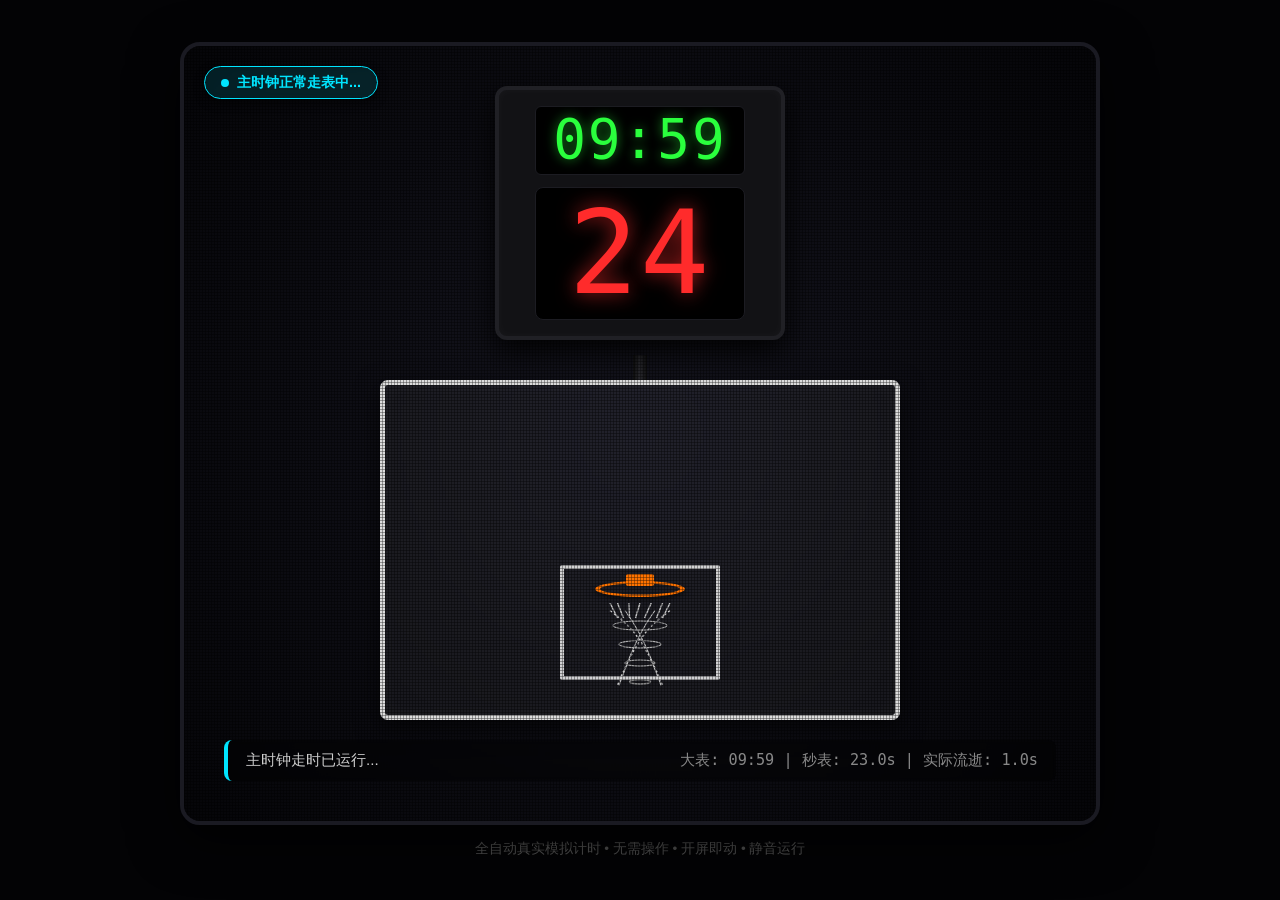
<file: testHoopClock.html>
<!DOCTYPE html>
<html lang="zh-CN">

<head>
    <meta charset="UTF-8">
    <meta name="viewport" content="width=device-width, initial-scale=1.0">
    <title>篮架计时器与24秒表自动测试仿真器</title>
    <style>
        @import url('https://fonts.cdnfonts.com/css/ds-digital');

        :root {
            --red: #ff2b2b;
            --orange: #ff7300;
            --yellow: #ffb800;
            --green: #2aff3d;
            --cyan: #00e5ff;
            --bg-dark: #030305;
            --chassis: #121215;
        }

        * {
            box-sizing: border-box;
            margin: 0;
            padding: 0;
        }

        body {
            background: var(--bg-dark);
            color: #fff;
            font-family: "PingFang SC", "Microsoft YaHei", sans-serif;
            display: flex;
            flex-direction: column;
            justify-content: center;
            align-items: center;
            min-height: 100vh;
            overflow: hidden;
            padding: 20px;
        }

        /* 3D 虚拟篮架与计时器整合区 */
        .court-stage {
            background: radial-gradient(circle at center, #161620 0%, #050508 100%);
            border: 4px solid #1a1a22;
            border-radius: 20px;
            padding: 40px;
            position: relative;
            display: flex;
            flex-direction: column;
            align-items: center;
            justify-content: center;
            width: min(96vw, 920px);
            min-height: 550px;
            box-shadow: 0 15px 50px rgba(0, 0, 0, 0.8);
            overflow: hidden;
        }

        /* 网格扫网像素纹理 */
        .court-stage::before {
            content: "";
            position: absolute;
            inset: 0;
            pointer-events: none;
            background: linear-gradient(rgba(0, 0, 0, 0.45) 1px, transparent 1px),
                        linear-gradient(90deg, rgba(0, 0, 0, 0.45) 1px, transparent 1px);
            background-size: 3px 3px;
            z-index: 4;
            opacity: 0.75;
        }

        /* 篮架计时器机箱 */
        .shot-clock-chassis {
            background: var(--chassis);
            border: 4px solid #202025;
            border-radius: 12px;
            padding: 16px 24px;
            box-shadow: 0 12px 30px rgba(0, 0, 0, 0.9), inset 0 0 10px rgba(255,255,255,0.03);
            display: flex;
            flex-direction: column;
            align-items: center;
            gap: 12px;
            z-index: 5;
            position: relative;
            margin-bottom: 15px;
            min-width: 290px;
        }

        /* 数码管字体 */
        .digit {
            font-family: 'DS-Digital', monospace;
            font-style: normal;
            font-variant-numeric: tabular-nums;
            line-height: 1;
            letter-spacing: 2px;
        }

        /* 游戏大表时间显示 */
        .game-timer-display {
            background: #000;
            border: 1px solid #1c1c22;
            border-radius: 6px;
            padding: 6px 15px;
            font-size: 3.4rem;
            min-width: 210px;
            text-align: center;
            box-shadow: inset 0 0 8px rgba(0,0,0,0.95);
        }

        .game-timer-display.led-green {
            color: var(--green);
            text-shadow: 0 0 12px rgba(42, 255, 61, 0.55);
        }

        .game-timer-display.led-orange {
            color: var(--orange);
            text-shadow: 0 0 12px rgba(255, 115, 0, 0.55);
        }

        /* 24秒表大屏显示 */
        .shot-clock-display {
            background: #000;
            border: 1px solid #1c1c22;
            border-radius: 8px;
            padding: 8px 20px;
            font-size: 7.2rem;
            min-width: 210px;
            text-align: center;
            box-shadow: inset 0 0 10px rgba(0,0,0,0.95);
        }

        .shot-clock-display.led-red {
            color: var(--red);
            text-shadow: 0 0 20px rgba(255, 43, 43, 0.65);
        }

        /* 机箱底座支架 */
        .chassis-mount {
            width: 14px;
            height: 25px;
            background: linear-gradient(90deg, #111, #2a2a30, #111);
            z-index: 3;
        }

        /* 模拟篮板 */
        .backboard {
            width: 520px;
            height: 340px;
            border: 5px solid #dcdcdc;
            background: rgba(255, 255, 255, 0.05);
            backdrop-filter: blur(1.5px);
            border-radius: 8px;
            position: relative;
            box-shadow: 0 8px 25px rgba(0, 0, 0, 0.6), inset 0 0 20px rgba(255, 255, 255, 0.03);
            display: flex;
            justify-content: center;
            align-items: center;
            z-index: 2;
        }

        /* 篮板内侧白色小矩形 (射门目标区) */
        .shooting-square {
            width: 160px;
            height: 115px;
            border: 4px solid #fff;
            position: absolute;
            bottom: 35px;
            border-radius: 2px;
            opacity: 0.8;
        }

        /* 篮圈与篮网容器 */
        .hoop-assembly {
            position: absolute;
            bottom: 22px;
            display: flex;
            flex-direction: column;
            align-items: center;
            z-index: 10;
        }

        /* 篮圈连接件 */
        .hoop-bracket {
            width: 28px;
            height: 12px;
            background: var(--orange);
            border-radius: 2px;
        }

        /* 篮圈 (3D透视椭圆) */
        .rim {
            width: 90px;
            height: 32px;
            border: 5px solid var(--orange);
            border-radius: 50%;
            margin-top: -5px;
            box-shadow: 0 6px 10px rgba(0,0,0,0.5);
            transform: rotateX(60deg);
            transform-origin: top center;
        }

        /* 篮网 SVG */
        .net {
            width: 76px;
            height: 90px;
            margin-top: -10px;
            opacity: 0.85;
        }

        /* 篮板红光 LED 灯带 */
        .backboard-led-strip {
            position: absolute;
            inset: 4px;
            border: 6px solid transparent;
            border-radius: 4px;
            pointer-events: none;
            z-index: 6;
        }

        /* 灯带激活状态 (红光闪烁) */
        .backboard-led-strip.active {
            border-color: var(--red);
            box-shadow: 0 0 35px var(--red), inset 0 0 35px var(--red);
            animation: pulse-led 0.3s infinite alternate;
        }

        @keyframes pulse-led {
            0% {
                opacity: 0.3;
                box-shadow: 0 0 10px var(--red), inset 0 0 10px var(--red);
            }
            100% {
                opacity: 1;
                box-shadow: 0 0 35px var(--red), inset 0 0 35px var(--red);
            }
        }

        /* 遮挡罩 */
        .occluder {
            display: none;
            position: absolute;
            z-index: 20;
            background: #000;
            border: 2px solid #151515;
        }

        .occluding .occluder {
            display: block;
        }

        .occ-timer {
            width: 250px;
            height: 75px;
            top: 15px;
            left: 50%;
            transform: translateX(-50%);
        }

        .occ-shotclock {
            width: 250px;
            height: 140px;
            top: 100px;
            left: 50%;
            transform: translateX(-50%);
        }

        /* 硬件故障闪烁 */
        .fault .digit {
            animation: flicker-clock 0.08s steps(2, end) infinite;
        }

        @keyframes flicker-clock {
            0% { opacity: 0.95; }
            50% { opacity: 0.1; }
            100% { opacity: 0.9; }
        }

        /* 顶部悬浮测试阶段标签 */
        .test-scenario-badge {
            position: absolute;
            top: 20px;
            left: 20px;
            background: rgba(0, 229, 255, 0.12);
            border: 1px solid var(--cyan);
            color: var(--cyan);
            padding: 6px 16px;
            border-radius: 20px;
            font-size: 0.9rem;
            font-weight: bold;
            z-index: 10;
            backdrop-filter: blur(4px);
            box-shadow: 0 4px 10px rgba(0,0,0,0.5);
            display: flex;
            align-items: center;
            gap: 8px;
        }

        .badge-pulse {
            width: 8px;
            height: 8px;
            background-color: var(--cyan);
            border-radius: 50%;
            animation: blinker 1s linear infinite;
        }

        @keyframes blinker {
            50% { opacity: 0; }
        }

        /* 状态条 */
        .status-display {
            background: rgba(0, 0, 0, 0.4);
            padding: 10px 18px;
            border-radius: 8px;
            border-left: 4px solid var(--cyan);
            margin-top: 20px;
            display: flex;
            justify-content: space-between;
            align-items: center;
            font-size: 0.95rem;
            width: 100%;
            z-index: 5;
            backdrop-filter: blur(2px);
        }

        .status-msg {
            color: #ccc;
        }

        .status-meta {
            font-family: monospace;
            color: #888;
        }

        .bottom-hint {
            margin-top: 15px;
            font-size: 0.85rem;
            color: #555;
            text-align: center;
        }
    </style>
</head>

<body>

    <div class="court-stage" id="courtStage">
        <!-- 自动播放阶段标签 -->
        <div class="test-scenario-badge">
            <span class="badge-pulse"></span>
            <span id="currentScenarioText">主时钟正常走表中...</span>
        </div>

        <!-- 篮架计时器部分 -->
        <div id="clockUnit" class="shot-clock-chassis">
            <div id="occTimer" class="occluder occ-timer"></div>
            <div id="occShotClock" class="occluder occ-shotclock"></div>

            <!-- 比赛大表计时器 -->
            <div id="gameTimer" class="game-timer-display digit led-green">10:00</div>
            
            <!-- 24/14秒表 -->
            <div id="shotClock" class="shot-clock-display digit led-red">24</div>
        </div>

        <div class="chassis-mount"></div>

        <!-- 篮板与篮圈 -->
        <div id="backboard" class="backboard">
            <div id="backboardLed" class="backboard-led-strip"></div>
            <div class="shooting-square"></div>
            
            <!-- 篮圈与篮网组件 -->
            <div class="hoop-assembly">
                <div class="hoop-bracket"></div>
                <div class="rim"></div>
                <svg class="net" viewBox="0 0 100 120" xmlns="http://www.w3.org/2000/svg">
                    <path d="M 10,0 L 20,20 M 20,0 L 28,20 M 35,0 L 36,20 M 50,0 L 44,20 M 65,0 L 56,20 M 80,0 L 72,20 M 90,0 L 80,20" stroke="#ddd" stroke-width="2" />
                    <path d="M 10,10 C 30,25 40,35 50,50 C 60,65 70,85 80,110" fill="none" stroke="#eee" stroke-width="2" stroke-dasharray="3,3" />
                    <path d="M 90,10 C 70,25 60,35 50,50 C 40,65 30,85 20,110" fill="none" stroke="#eee" stroke-width="2" stroke-dasharray="3,3" />
                    <path d="M 30,10 C 45,30 55,50 65,75 C 70,90 75,100 78,110" fill="none" stroke="#ddd" stroke-width="1.5" />
                    <path d="M 70,10 C 55,30 45,50 35,75 C 30,90 25,100 22,110" fill="none" stroke="#ddd" stroke-width="1.5" />
                    <ellipse cx="50" cy="30" rx="36" ry="6" fill="none" stroke="#ccc" stroke-width="1.5" />
                    <ellipse cx="50" cy="55" rx="28" ry="5" fill="none" stroke="#ccc" stroke-width="1.5" />
                    <ellipse cx="50" cy="80" rx="20" ry="4" fill="none" stroke="#bbb" stroke-width="1.5" />
                    <ellipse cx="50" cy="105" rx="14" ry="3" fill="none" stroke="#999" stroke-width="2" />
                </svg>
            </div>
        </div>

        <!-- 状态流显示 -->
        <div class="status-display">
            <div id="statusMsg" class="status-msg">主时钟走时已运行...</div>
            <div id="statusMeta" class="status-meta">时限: --:-- | 秒表: --s</div>
        </div>
    </div>

    <div class="bottom-hint">
        全自动真实模拟计时 • 无需操作 • 开屏即动 • 静音运行
    </div>

    <!-- 自动测试控制内核 -->
    <script>
        // 计时状态
        let state = {
            gameTime: 600.0,     // 从 10 分钟连续递减
            shotClock: 24.0,    // 进攻秒表
            elapsed: 0.0,       // 整个循环流逝的实际秒数
            running: true,      // 自动运行
            shotClockLocked: false,
            activeVisuals: [],
            backboardActive: false
        };

        let lastTimestamp = null;
        let animationFrameId = null;

        // 获取元素
        const gameTimerEl = document.getElementById('gameTimer');
        const shotClockEl = document.getElementById('shotClock');
        const backboardLedEl = document.getElementById('backboardLed');
        const clockUnitEl = document.getElementById('clockUnit');
        const statusMsgEl = document.getElementById('statusMsg');
        const statusMetaEl = document.getElementById('statusMeta');
        const scenarioBadgeText = document.getElementById('currentScenarioText');

        // 格式化大表时间 (分:秒)
        function formatGameTime(seconds) {
            if (seconds <= 0) return "00:00.0";
            if (seconds >= 60) {
                const m = Math.floor(seconds / 60);
                const s = Math.floor(seconds % 60);
                return String(m).padStart(2, '0') + ":" + String(s).padStart(2, '0');
            } else {
                // 当时间少于 1 分钟时，显示秒.10毫秒 (如 12.4秒)
                const s = Math.floor(seconds);
                const tenths = Math.floor((seconds - s) * 10);
                return String(s).padStart(2, '0') + "." + tenths;
            }
        }

        // 格式化 24秒表时间
        function formatShotClock(seconds) {
            if (seconds <= 0) return "00";
            const s = Math.ceil(seconds);
            return String(s).padStart(2, '0');
        }

        function showEventLog(msg) {
            statusMsgEl.innerText = msg;
            scenarioBadgeText.innerText = msg;
        }

        // 更新大表与秒表的颜色样式
        function updateColorsAndLED() {
            // 大表颜色
            if (state.gameTime <= 0 || state.gameTime < 60) {
                gameTimerEl.classList.remove('led-green');
                gameTimerEl.classList.add('led-orange');
            } else {
                gameTimerEl.classList.remove('led-orange');
                gameTimerEl.classList.add('led-green');
            }

            // 检查篮板红灯 LED 激活情况
            if (state.backboardActive) {
                backboardLedEl.classList.add('active');
            } else {
                backboardLedEl.classList.remove('active');
            }
        }

        // 刷新渲染页面显示
        function updateDisplay() {
            gameTimerEl.innerText = formatGameTime(state.gameTime);
            shotClockEl.innerText = formatShotClock(state.shotClock);

            updateColorsAndLED();

            // 特效渲染 (遮挡、闪烁故障)
            clockUnitEl.classList.toggle('fault', hasVisual('fault'));
            clockUnitEl.classList.toggle('occluding', hasVisual('occlude-timer') || hasVisual('occlude-shotclock'));
            
            document.getElementById('occTimer').style.display = hasVisual('occlude-timer') ? 'block' : 'none';
            document.getElementById('occShotClock').style.display = hasVisual('occlude-shotclock') ? 'block' : 'none';

            // 元数据状态栏
            statusMetaEl.innerText = `大表: ${formatGameTime(state.gameTime)} | 秒表: ${state.shotClock.toFixed(1)}s | 实际流逝: ${state.elapsed.toFixed(1)}s`;
        }

        // 核心走时Loop
        function mainLoop(timestamp) {
            if (!state.running) {
                lastTimestamp = null;
                return;
            }

            if (!lastTimestamp) {
                lastTimestamp = timestamp;
                animationFrameId = requestAnimationFrame(mainLoop);
                return;
            }

            const delta = (timestamp - lastTimestamp) / 1000;
            lastTimestamp = timestamp;

            // 1. 递增本轮实际流逝时间
            state.elapsed += delta;

            // 2. 递减比赛大表时间
            if (state.gameTime > 0) {
                state.gameTime = Math.max(0, state.gameTime - delta);
            } else {
                state.running = false;
                triggerPeriodEnd();
                return;
            }

            // 3. 递减 24 秒表时间 (如果是强制违例阶段，则不进行随机碰铁重置)
            const isViolationImminent = (state.elapsed >= 65 && state.elapsed <= 70); 

            if (state.shotClock > 0 && !state.shotClockLocked) {
                state.shotClock = Math.max(0, state.shotClock - delta);
            }

            // 秒表到期触发
            if (state.shotClock <= 0) {
                triggerShotClockViolation();
            } else if (!isViolationImminent) {
                // 常规情况下，每当进攻时间小于 8 秒时，有概率投篮出手重置为 24 或 14 秒 (模拟正常球局)
                if (state.shotClock < 8.0 && Math.random() > 0.985) {
                    const resetVal = Math.random() > 0.4 ? 24.0 : 14.0;
                    state.shotClock = resetVal;
                    showEventLog(`🏀 投篮命中篮圈，秒表复位至 ${resetVal} 秒`);
                }
            }

            // 4. 清理到期特效
            expireVisuals(delta);

            // 5. 触发预设扰动事件 (基于连续流逝时间，不跳变主时间)
            handleScheduledEvents();

            updateDisplay();

            if (state.running) {
                animationFrameId = requestAnimationFrame(mainLoop);
            }
        }

        // 视觉特效控制
        function hasVisual(type) {
            return state.activeVisuals.some(v => v.type === type);
        }

        function addVisual(type, duration) {
            state.activeVisuals.push({ type, remaining: duration });
        }

        function expireVisuals(delta) {
            state.activeVisuals.forEach(v => v.remaining -= delta);
            state.activeVisuals = state.activeVisuals.filter(v => v.remaining > 0);
        }

        // ==========================================
        // 全自动测试步骤循环调度引擎 (基于连续跑表时间轴)
        // ==========================================

        let eventFlags = {
            occludeTimerDone: false,
            occludeShotClockDone: false,
            flickerDone: false,
            rollbackDone: false,
            violationForced: false
        };

        function handleScheduledEvents() {
            const elapsed = state.elapsed;

            // 1. 跑表到 12 秒：大表被遮挡 3.5 秒
            if (elapsed >= 12 && !eventFlags.occludeTimerDone) {
                eventFlags.occludeTimerDone = true;
                addVisual('occlude-timer', 3.5);
                showEventLog("⚠️ 测试事件：大表发生临时被遮挡 3.5 秒 (测试OCR断点恢复)");
            }

            // 2. 跑表到 24 秒：24秒表被人影遮挡 3 秒
            if (elapsed >= 24 && !eventFlags.occludeShotClockDone) {
                eventFlags.occludeShotClockDone = true;
                addVisual('occlude-shotclock', 3.0);
                showEventLog("⚠️ 测试事件：24秒表被人员遮挡 3 秒");
            }

            // 3. 跑表到 36 秒：LED显示屏高频频闪 4 秒
            if (elapsed >= 36 && !eventFlags.flickerDone) {
                eventFlags.flickerDone = true;
                addVisual('fault', 4.0);
                showEventLog("⚡ 测试事件：数码管发生高频频闪故障 (测试OCR去抖动过滤)");
            }

            // 4. 跑表到 48 秒：模拟裁判吹哨判定并回表 2.6 秒
            if (elapsed >= 48 && !eventFlags.rollbackDone) {
                eventFlags.rollbackDone = true;
                triggerRefereeRollback();
            }

            // 5. 跑表到 65 秒：强制让进攻秒表从 5 秒起步且不被重新设定，直到 0 秒违例
            if (elapsed >= 65 && !eventFlags.violationForced) {
                eventFlags.violationForced = true;
                state.shotClock = 5.0; 
                showEventLog("⏰ 测试事件：模拟防守成功，迫使进攻方24秒违例倒数");
            }
        }

        // 模拟裁判调表 (正常回滚)
        function triggerRefereeRollback() {
            state.running = false;
            showEventLog("📐 测试事件：裁判鸣哨停表，准备回放审查...");
            updateDisplay();

            setTimeout(() => {
                // 仅安全回表 2.6 秒
                state.gameTime += 2.6;
                state.elapsed = Math.max(0, state.elapsed - 2.6); // 同步回滚流逝时间线，防事件重叠
                showEventLog("📐 测试事件：判定回滚！大表调表回退 2.6 秒。");
                updateDisplay();

                setTimeout(() => {
                    state.running = true;
                    lastTimestamp = null;
                    animationFrameId = requestAnimationFrame(mainLoop);
                    showEventLog("📐 时钟恢复运行。");
                    updateDisplay();
                }, 1500);
            }, 1500);
        }

        // 模拟24秒违例
        function triggerShotClockViolation() {
            state.running = false;
            state.backboardActive = true;
            showEventLog("⏰ 测试事件：24秒进攻时间违例！篮板红灯亮起。");
            updateDisplay();

            setTimeout(() => {
                state.backboardActive = false;
                state.shotClock = 24.0;
                state.running = true;
                lastTimestamp = null;
                animationFrameId = requestAnimationFrame(mainLoop);
                showEventLog("时钟恢复运行。");
                updateDisplay();
            }, 2000);
        }

        // 模拟一节比赛耗尽
        function triggerPeriodEnd() {
            state.backboardActive = true;
            showEventLog("🔔 比赛结束！本节大表走完，终场红灯亮起。");
            updateDisplay();

            setTimeout(() => {
                // 循环重置
                state.backboardActive = false;
                state.gameTime = 600.0;
                state.shotClock = 24.0;
                state.elapsed = 0.0;
                
                eventFlags.occludeTimerDone = false;
                eventFlags.occludeShotClockDone = false;
                eventFlags.flickerDone = false;
                eventFlags.rollbackDone = false;
                eventFlags.violationForced = false;

                state.running = true;
                lastTimestamp = null;
                animationFrameId = requestAnimationFrame(mainLoop);
                showEventLog("循环重置成功，重新开始 10 分钟倒计时计时...");
                updateDisplay();
            }, 3000);
        }

        // 页面加载后即刻开始走表
        window.addEventListener('DOMContentLoaded', () => {
            lastTimestamp = null;
            animationFrameId = requestAnimationFrame(mainLoop);
        });
    </script>
</body>

</html>
</file>
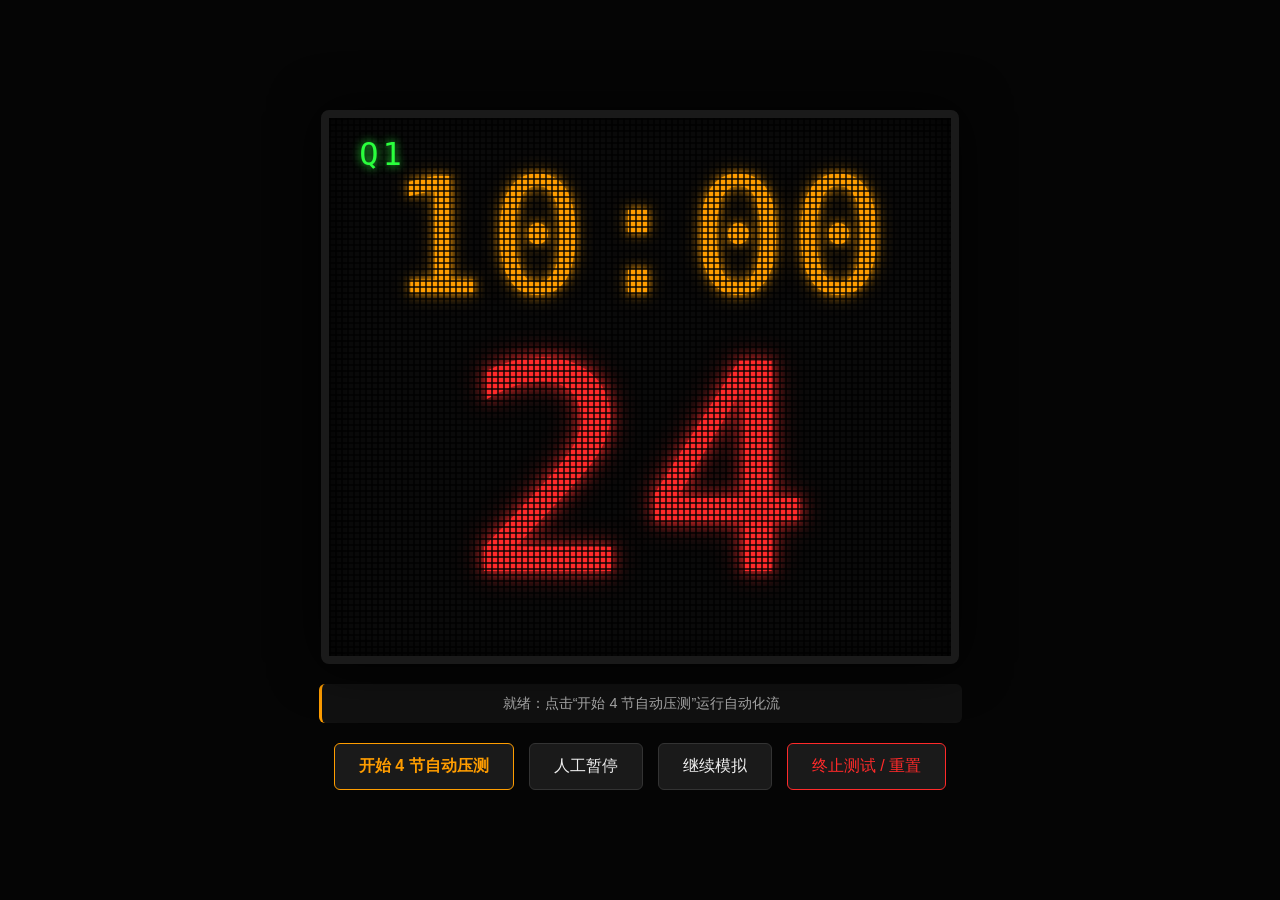
<file: topBoard-7.html>
<!DOCTYPE html>
<html lang="zh-CN">

<head>
    <meta charset="UTF-8">
    <meta name="viewport" content="width=device-width, initial-scale=1.0">
    <title>高光计分 - 篮板端 4 节连续压测模拟</title>
    <style>
        /* 引入 7 段数码管字体 */
        @import url('https://fonts.cdnfonts.com/css/ds-digital');

        :root {
            --led-orange: #ff9d00;
            --led-red: #ff2a2a;
            --led-green: #2aff3d;
            --bg-color: #050505;
            --panel-bg: #0a0a0a;
        }

        body {
            background-color: var(--bg-color);
            color: #fff;
            font-family: "PingFang SC", "Microsoft YaHei", sans-serif;
            display: flex;
            flex-direction: column;
            justify-content: center;
            align-items: center;
            min-height: 100vh;
            margin: 0;
            overflow: hidden;
        }

        /* 计时器外壳 */
        .hardware-panel {
            background: var(--panel-bg);
            border: 8px solid #1a1a1a;
            border-radius: 8px;
            padding: 40px 60px;
            box-shadow: 0 0 50px rgba(0, 0, 0, 0.9), inset 0 0 30px rgba(0, 0, 0, 0.8);
            display: flex;
            flex-direction: column;
            align-items: center;
            gap: 20px;
            position: relative;
        }

        /* 模拟 LED 矩阵的暗纹网格背景 */
        .hardware-panel::before {
            content: "";
            position: absolute;
            inset: 0;
            pointer-events: none;
            background:
                linear-gradient(rgba(0, 0, 0, 0.7) 2px, transparent 2px),
                linear-gradient(90deg, rgba(0, 0, 0, 0.7) 2px, transparent 2px);
            background-size: 6px 6px;
            z-index: 2;
        }

        /* 数字通用样式 */
        .digit {
            font-family: 'DS-Digital', monospace;
            font-style: normal;
            line-height: 1;
            position: relative;
            z-index: 1;
            font-variant-numeric: tabular-nums;
            letter-spacing: 4px;
        }

        /* 节数指示器 */
        .period-indicator {
            position: absolute;
            top: 20px;
            left: 30px;
            color: var(--led-green);
            font-size: 2rem;
            z-index: 5;
            text-shadow: 0 0 10px var(--led-green);
        }

        /* 比赛时间（大表 - 橙黄色） */
        .game-clock {
            font-size: clamp(6rem, 15vw, 10rem);
            color: var(--led-orange);
            text-shadow:
                0 0 10px var(--led-orange),
                0 0 20px rgba(255, 157, 0, 0.5);
        }

        /* 24秒（小表 - 红色，字体更大） */
        .shot-clock {
            font-size: clamp(10rem, 25vw, 18rem);
            color: var(--led-red);
            text-shadow:
                0 0 15px var(--led-red),
                0 0 30px rgba(255, 42, 42, 0.6);
            margin-top: -10px;
        }

        /* 状态播报栏 */
        .status-bar {
            margin-top: 20px;
            background: #111;
            padding: 10px 20px;
            border-radius: 6px;
            border-left: 3px solid var(--led-orange);
            font-size: 0.9rem;
            color: #aaa;
            width: 100%;
            max-width: 600px;
            text-align: center;
        }

        /* 控制台样式 */
        .controls {
            margin-top: 20px;
            display: flex;
            gap: 15px;
            flex-wrap: wrap;
            justify-content: center;
            z-index: 5;
        }

        button {
            background: #1a1a1a;
            color: #eee;
            border: 1px solid #333;
            padding: 12px 24px;
            font-size: 1rem;
            border-radius: 6px;
            cursor: pointer;
            transition: all 0.2s;
        }

        button:hover {
            background: #2a2a2a;
            border-color: #555;
        }

        .btn-primary {
            border-color: var(--led-orange);
            color: var(--led-orange);
            font-weight: bold;
        }

        .btn-danger {
            border-color: var(--led-red);
            color: var(--led-red);
        }
    </style>
</head>

<body>

    <div class="hardware-panel">
        <div id="periodLabel" class="digit period-indicator">Q1</div>
        <!-- 比赛大表 (顶部) -->
        <div id="gameTime" class="digit game-clock">10:00</div>
        <!-- 24秒投篮计时器 (底部) -->
        <div id="shotTime" class="digit shot-clock">24</div>
    </div>

    <div id="statusText" class="status-bar">就绪：点击“开始 4 节自动压测”运行自动化流</div>

    <!-- 测试控制面板 -->
    <div class="controls">
        <button class="btn-primary" onclick="startAutoTest()">开始 4 节自动压测</button>
        <button onclick="pauseTimer()">人工暂停</button>
        <button onclick="resumeTimer()">继续模拟</button>
        <button class="btn-danger" onclick="resetAll()">终止测试 / 重置</button>
    </div>

    <script>
        // 比赛核心参数
        const TOTAL_PERIODS = 4;
        const PERIOD_SECONDS = 10 * 60; // 每节 10 分钟 (600秒)
        const BREAK_SECONDS = 5;        // 为了测试效率，节间休息设定为 5 秒自动跳过 (可按需修改)
        const TICK_MS = 100;            // 0.1秒刷新率

        // 状态机
        let state = {
            period: 1,
            gameSeconds: PERIOD_SECONDS,
            shotSeconds: 24.0,
            isRunning: false,
            isBreak: false,     // 是否处于节间休息
            breakCountdown: 0   // 休息倒计时
        };

        let timerInterval = null;

        const gameTimeEl = document.getElementById('gameTime');
        const shotTimeEl = document.getElementById('shotTime');
        const periodEl = document.getElementById('periodLabel');
        const statusEl = document.getElementById('statusText');

        // 格式化比赛大表 (MM:SS)
        function formatGameTime(totalSeconds) {
            if (totalSeconds <= 0) return "00:00";
            const m = Math.floor(totalSeconds / 60);
            const s = Math.floor(totalSeconds % 60);
            return String(m).padStart(2, '0') + ':' + String(s).padStart(2, '0');
        }

        // 格式化投篮计时器 (最后5秒显示一位小数)
        function formatShotTime(seconds) {
            if (seconds <= 0) return "0.0";
            if (seconds < 5.0) {
                return seconds.toFixed(1);
            }
            return Math.ceil(seconds).toString();
        }

        function updateDisplay() {
            periodEl.innerText = 'Q' + state.period;
            gameTimeEl.innerText = formatGameTime(state.gameSeconds);
            shotTimeEl.innerText = formatShotTime(state.shotSeconds);
        }

        // 核心定时器逻辑
        function tick() {
            if (!state.isRunning) return;

            // 处理节间休息逻辑
            if (state.isBreak) {
                state.breakCountdown -= 0.1;
                if (state.breakCountdown <= 0) {
                    startNextPeriod();
                }
                return;
            }

            // 正常比赛时间递减
            state.gameSeconds -= 0.1;
            state.shotSeconds -= 0.1;

            // 修正浮点数精度
            state.gameSeconds = Math.round(state.gameSeconds * 10) / 10;
            state.shotSeconds = Math.round(state.shotSeconds * 10) / 10;

            // --- 模拟比赛随机事件 ---
            // 每次 tick (0.1秒)，大概率继续，小概率模拟球权转换/违例重新洗表
            if (state.shotSeconds <= 0 || Math.random() > 0.995) {
                // 如果并非比赛结束，复位 24 秒 (根据实际规则也可能是 14 秒，这里统一测 24s 循环)
                if (state.gameSeconds > 24) {
                    state.shotSeconds = 24.0;
                    statusEl.innerText = `[Q${state.period}] 触发事件：投篮或球权转换，24秒复位`;
                }
            }

            // 处理单节结束
            if (state.gameSeconds <= 0) {
                state.gameSeconds = 0;
                state.shotSeconds = 0;
                handlePeriodEnd();
            }

            updateDisplay();
        }

        // 单节结束处理
        function handlePeriodEnd() {
            if (state.period < TOTAL_PERIODS) {
                state.isBreak = true;
                state.breakCountdown = BREAK_SECONDS; // 进入休息倒计时
                statusEl.innerText = `第 ${state.period} 节结束。进入节间休息 (${BREAK_SECONDS}秒后自动开始下一节)...`;
            } else {
                state.isRunning = false;
                clearInterval(timerInterval);
                statusEl.innerText = "全场比赛结束！连续压测完成，未见异常。";
            }
        }

        // 开始下一节
        function startNextPeriod() {
            state.period += 1;
            state.gameSeconds = PERIOD_SECONDS;
            state.shotSeconds = 24.0;
            state.isBreak = false;
            statusEl.innerText = `第 ${state.period} 节自动开表...`;
            updateDisplay();
        }

        // 控制函数
        function startAutoTest() {
            resetAll(); // 确保从头开始
            state.isRunning = true;
            statusEl.innerText = "开始 4 节连续自动测试，监控内存及画面稳定性...";
            timerInterval = setInterval(tick, TICK_MS);
        }

        function pauseTimer() {
            if (!state.isRunning) return;
            state.isRunning = false;
            statusEl.innerText = "自动化流已人工暂停。";
            clearInterval(timerInterval);
        }

        function resumeTimer() {
            if (state.isRunning || state.gameSeconds <= 0) return;
            state.isRunning = true;
            statusEl.innerText = "自动化流恢复运行...";
            timerInterval = setInterval(tick, TICK_MS);
        }

        function resetAll() {
            state.isRunning = false;
            clearInterval(timerInterval);
            state = {
                period: 1,
                gameSeconds: PERIOD_SECONDS,
                shotSeconds: 24.0,
                isRunning: false,
                isBreak: false,
                breakCountdown: 0
            };
            statusEl.innerText = "测试已中止，状态全量重置。";
            updateDisplay();
        }

        // 初始化显示
        updateDisplay();
    </script>
</body>

</html>
</file>
<file: obs-overlay/style.css>
* {
  box-sizing: border-box;
  user-select: none;
}

body, html {
  margin: 0;
  padding: 0;
  width: 100%;
  height: 100%;
  background-color: transparent !important;
  overflow: hidden;
  font-family: -apple-system, BlinkMacSystemFont, "Segoe UI", Roboto, "PingFang SC", "Hiragino Sans GB", "Microsoft YaHei", sans-serif;
  -webkit-font-smoothing: antialiased;
  -moz-osx-font-smoothing: grayscale;
  text-rendering: optimizeLegibility;
}

/* ──────────────────────────────────────────────
   顶部状态提示微胶囊 (仅连接中/断开时短暂浮现)
────────────────────────────────────────────── */
.ws-status-banner {
  position: absolute;
  top: 12px;
  right: 14px;
  display: flex;
  align-items: center;
  gap: 6px;
  padding: 5px 12px;
  border-radius: 14px;
  font-size: 12px;
  font-weight: 600;
  color: #FFFFFF;
  background: rgba(255, 149, 0, 0.9);
  backdrop-filter: blur(8px);
  box-shadow: 0 2px 10px rgba(0, 0, 0, 0.35);
  transition: opacity 0.6s ease, transform 0.3s ease;
  z-index: 9999;
  pointer-events: auto;
}

.ws-status-banner.connected {
  background: rgba(52, 199, 89, 0.92);
}

.ws-status-banner.error {
  background: rgba(255, 59, 48, 0.92);
}

.ws-status-banner.fade-out {
  opacity: 0;
  pointer-events: none;
  transform: translateY(-8px);
}

.status-dot {
  width: 7px;
  height: 7px;
  border-radius: 50%;
  background-color: #FFFFFF;
  display: inline-block;
  animation: pulse 1.5s infinite;
}

@keyframes pulse {
  0% { opacity: 1; transform: scale(1); }
  50% { opacity: 0.4; transform: scale(0.8); }
  100% { opacity: 1; transform: scale(1); }
}

/* ──────────────────────────────────────────────
   1. 左侧专业电视转播级「LIVE 现场直播」遮罩角标
   - 尺寸放大1倍 (宽高均增加，更显眼大气)
   - 贴左边显示，零左边距
   - 提供关闭按钮，可点击关闭
────────────────────────────────────────────── */
.dynamic-island-badge {
  display: none !important; /* 暂时隐藏左侧直播标识 */
  position: absolute;
  left: 0 !important;
  margin-left: 0 !important;
  top: 50%;
  transform: translateY(-50%);
  z-index: 1000;
  display: flex;
  flex-direction: column;
  align-items: center;
  justify-content: center;
  gap: 8px;
  width: 58px;
  height: 230px;
  padding: 16px 4px;
  background: linear-gradient(180deg, #3B82F6 0%, #2563EB 50%, #1D4ED8 100%);
  border-top: 2px solid rgba(255, 255, 255, 0.75);
  border-right: 1.8px solid rgba(255, 255, 255, 0.55);
  border-bottom: 1.8px solid rgba(255, 255, 255, 0.35);
  border-left: none !important;
  border-radius: 0 24px 24px 0;
  box-shadow: 0 6px 20px rgba(0, 0, 0, 0.6), 0 0 16px rgba(37, 99, 235, 0.5), inset 0 1.5px 0 rgba(255, 255, 255, 0.55);
  backdrop-filter: blur(12px);
  transition: transform 0.2s ease, opacity 0.3s ease;
  user-select: none;
  cursor: grab;
  box-sizing: border-box;
}

.dynamic-island-badge:active {
  cursor: grabbing;
}

/* 关闭按钮 */
.live-close-btn {
  position: absolute;
  top: -8px;
  right: -8px;
  width: 22px;
  height: 22px;
  background: rgba(15, 23, 42, 0.88);
  color: #FFFFFF;
  border: 1.5px solid rgba(255, 255, 255, 0.75);
  border-radius: 50%;
  font-size: 15px;
  font-weight: 900;
  line-height: 18px;
  text-align: center;
  cursor: pointer;
  z-index: 1005;
  box-shadow: 0 2px 8px rgba(0, 0, 0, 0.55);
  opacity: 0.8;
  transition: all 0.2s ease;
}

.live-close-btn:hover {
  background: #EF4444;
  opacity: 1;
  transform: scale(1.18);
}

.live-top-pill {
  display: flex;
  flex-direction: column;
  align-items: center;
  justify-content: center;
  gap: 4px;
  flex-shrink: 0;
}

.live-pulse-dot {
  position: relative;
  width: 10px;
  height: 10px;
  background-color: #FFFFFF;
  border-radius: 50%;
  box-shadow: 0 0 10px #FFFFFF, 0 0 18px rgba(96, 165, 250, 0.95);
  flex-shrink: 0;
}

.live-pulse-dot::after {
  content: '';
  position: absolute;
  top: -4px;
  left: -4px;
  width: 18px;
  height: 18px;
  border-radius: 50%;
  background: rgba(255, 255, 255, 0.55);
  animation: livePulseWave 1.8s infinite cubic-bezier(0.25, 0.8, 0.25, 1);
}

@keyframes livePulseWave {
  0% { transform: scale(0.5); opacity: 1; }
  100% { transform: scale(2.5); opacity: 0; }
}

.live-en-text {
  font-family: 'DIN Alternate', 'Impact', 'SF Pro Display', -apple-system, sans-serif;
  font-size: 15px;
  font-weight: 900;
  color: #FFFFFF;
  letter-spacing: 1px;
  line-height: 1;
  text-shadow: 0 1px 4px rgba(0, 0, 0, 0.65);
}

.live-v-divider {
  width: 32px;
  height: 1.8px;
  background: rgba(255, 255, 255, 0.5);
  border-radius: 1px;
  margin: 3px 0 5px;
  flex-shrink: 0;
}

.live-vertical-title {
  display: flex;
  flex-direction: column;
  align-items: center;
  justify-content: center;
  gap: 7px;
  flex-shrink: 0;
}

.live-vertical-title span {
  font-size: 16.5px;
  font-weight: 800;
  color: #FFFFFF;
  text-shadow: 0 1px 4px rgba(0, 0, 0, 0.85);
  line-height: 1.1;
  letter-spacing: 0.3px;
}

.island-resize-handle {
  display: none !important;
}

/* 独立灵动岛遮罩组件模式 */
body.mode-island-only .obs-container,
body.mode-live-only .obs-container,
body.mode-island-only .ws-status-banner,
body.mode-live-only .ws-status-banner {
  display: none !important;
}

body.mode-island-only .dynamic-island-badge,
body.mode-live-only .dynamic-island-badge {
  position: fixed !important;
  left: 50% !important;
  top: 50% !important;
  transform: translate(-50%, -50%) !important;
  margin: 0 !important;
  border-radius: 24px !important;
  border-left: 1.8px solid rgba(255, 255, 255, 0.55) !important;
  width: 58px !important;
  height: 230px !important;
}

/* ──────────────────────────────────────────────
   16:9 全高清全屏容器
────────────────────────────────────────────── */
.obs-container {
  position: relative;
  width: 100vw;
  height: 100vh;
  display: flex;
  justify-content: center;
  align-items: flex-end;
  padding-bottom: clamp(16px, 2.8vh, 36px);
  box-sizing: border-box;
}

.obs-container.pos-top {
  align-items: flex-start;
  padding-top: clamp(16px, 2.8vh, 36px);
  padding-bottom: 0;
}

.broadcast-scoreboard-wrapper {
  display: flex;
  align-items: center;
  justify-content: center;
}

/* ──────────────────────────────────────────────
   转播记分牌整体 (紧凑自适应结构，居中对齐)
────────────────────────────────────────────── */
.broadcast-scoreboard {
  display: flex;
  flex-direction: column;
  align-items: center;
  justify-content: center;
  filter: drop-shadow(0 4px 14px rgba(0, 0, 0, 0.65));
  z-index: 100;
  transition: transform 0.2s ease;
}

/* ──────────────────────────────────────────────
   3. 顶部比赛名称：纯透明背景，大字号高清立体投影
────────────────────────────────────────────── */
.match-title-row {
  display: flex;
  justify-content: center;
  align-items: center;
  margin-bottom: 8px;
  width: 100%;
}

.match-title-text {
  color: #FFFFFF;
  font-size: clamp(20px, 2.0vw, 28px);
  font-weight: 800;
  line-height: 1.2;
  padding: 3px 12px;
  background: transparent !important;
  border: none !important;
  box-shadow: none !important;
  backdrop-filter: none !important;
  text-shadow: 0 2px 8px rgba(0, 0, 0, 0.95), 0 1px 3px rgba(0, 0, 0, 0.9);
  letter-spacing: 0.8px;
  max-width: 90%;
  overflow: hidden;
  text-overflow: ellipsis;
  white-space: nowrap;
}

/* ──────────────────────────────────────────────
   2. 核心一体化转播记分条：加宽比例对齐 live.wxss，完美居中
────────────────────────────────────────────── */
.score-bar-core {
  position: relative;
  display: inline-flex;
  align-items: center;
  justify-content: center;
  flex: 0 0 auto;
  border-radius: 10px;
  overflow: visible;
  background: transparent;
}

/* 球队板块 (主队/客队)：加宽尺寸与 live.wxss 比例一致 */
.team-group {
  position: relative;
  display: block;
  flex: 0 0 auto;
  min-width: clamp(250px, 23vw, 360px);
  max-width: 440px;
  height: clamp(66px, 6.2vw, 82px);
  box-sizing: border-box;
  overflow: visible;
}

/* 球队背景色带 */
.team-group-bg {
  position: absolute;
  left: 0;
  right: 0;
  top: 0;
  bottom: 0;
  z-index: 0;
  pointer-events: none;
  opacity: 0.92;
  box-shadow: inset 0 1.5px 0 rgba(255, 255, 255, 0.35), 0 4px 12px rgba(0, 0, 0, 0.45);
  transition: background-color 0.3s ease;
}

.team-group-bg--left {
  border-radius: 10px 0 0 10px;
}

.team-group-bg--right {
  border-radius: 0 10px 10px 0;
}

/* 球队内部排版行 (主队：队名靠左、分数靠右；客队：分数靠左、队名靠右) */
.team-group-row {
  position: relative;
  z-index: 1;
  display: flex;
  flex-direction: row;
  align-items: center;
  justify-content: space-between;
  width: 100%;
  height: 100%;
  padding: 0 clamp(18px, 1.8vw, 26px);
  gap: 12px;
  box-sizing: border-box;
}

/* 队伍名称 (自适应大字号) */
.team-name {
  flex: 1 1 0;
  font-size: clamp(22px, 2.2vw, 28px);
  font-weight: 800;
  color: #FFFFFF;
  overflow: hidden;
  text-overflow: ellipsis;
  white-space: nowrap;
  letter-spacing: 0.4px;
  text-align: center;
  transition: color 0.3s ease, text-shadow 0.3s ease;
}

/* 比分数字 (DIN 等宽、加粗赛事级大字) */
.score-value {
  font-family: 'DIN Alternate', 'Impact', 'Chakra Petch', 'SF Pro Display', -apple-system, BlinkMacSystemFont, monospace, sans-serif;
  font-size: clamp(44px, 4.4vw, 58px);
  font-weight: 900;
  color: #FFFFFF;
  min-width: 65px;
  text-align: center;
  font-variant-numeric: tabular-nums;
  letter-spacing: -0.5px;
  flex-shrink: 0;
  transition: color 0.3s ease, text-shadow 0.3s ease;
}

/* ──────────────────────────────────────────────
   中间节次立体高光胶囊 (上红中蓝下深蓝经典渐变)
────────────────────────────────────────────── */
.period-center-outer {
  position: relative;
  z-index: 5;
  flex: 0 0 auto;
  display: flex;
  align-items: center;
  justify-content: center;
  min-width: clamp(120px, 11vw, 160px);
  height: clamp(74px, 7vw, 92px);
  margin: 0 -2px;
}

.period-strip {
  position: absolute;
  left: 0;
  right: 0;
  top: 0;
  bottom: 0;
  background: linear-gradient(180deg, rgba(239, 68, 68, 0.98) 0%, rgba(59, 130, 246, 0.98) 50%, rgba(29, 78, 216, 0.98) 100%) !important;
  border-radius: 11px;
  border-top: 1.5px solid rgba(255, 255, 255, 0.65);
  box-shadow: 0 4px 14px rgba(0, 0, 0, 0.55), inset 0 1.2px 0 rgba(255, 255, 255, 0.45);
}

.period-container {
  position: relative;
  z-index: 1;
  display: flex;
  align-items: center;
  justify-content: center;
  padding: 0 12px;
}

.period-text {
  color: #FFFFFF;
  font-size: clamp(20px, 2.0vw, 26px);
  font-weight: 900;
  text-shadow: 0 1px 3px rgba(0, 0, 0, 0.85);
  letter-spacing: 0.8px;
  white-space: nowrap;
}

/* 比分变动微动画 */
.bump {
  animation: bumpAnim 0.22s ease-out;
}

@keyframes bumpAnim {
  0% { transform: scale(1); }
  50% { transform: scale(1.22); }
  100% { transform: scale(1); }
}

/* ──────────────────────────────────────────────
   切图时间容器：与小程序 live.wxss 100% 完全对齐
   高度、圆角、材质光泽与记分条浑然一体，挂在右侧独立自适应
────────────────────────────────────────────── */
.crop-time-box {
  position: absolute;
  left: calc(100% + clamp(10px, 1.2vw, 16px));
  top: 50%;
  transform: translateY(-50%);
  z-index: 10;
  display: flex;
  align-items: center;
  justify-content: center;
  height: clamp(62px, 6.0vw, 76px);
  min-width: clamp(80px, 7.5vw, 120px);
  padding: 3px 6px;
  background: linear-gradient(180deg, rgba(20, 26, 38, 0.94) 0%, rgba(10, 14, 23, 0.97) 100%);
  border-radius: 8px;
  border: 1.2px solid rgba(255, 255, 255, 0.25);
  border-top: 1.5px solid rgba(255, 255, 255, 0.55);
  box-shadow: 0 4px 14px rgba(0, 0, 0, 0.55), inset 0 1px 0 rgba(255, 255, 255, 0.28);
  box-sizing: border-box;
  overflow: hidden;
  transition: width 0.2s ease-out;
}

.crop-time-box--hidden {
  display: none !important;
}

.crop-time-canvas {
  width: 100%;
  height: 100%;
  display: block;
  border-radius: 4px;
  mix-blend-mode: screen;
  filter: contrast(1.18) brightness(1.08);
  image-rendering: pixelated;
  image-rendering: crisp-edges;
}

/* ──────────────────────────────────────────────
   高光回放全屏播放层与角标 (Replay Video Layer)
────────────────────────────────────────────── */
.replay-overlay-container {
  position: fixed;
  top: 0;
  left: 0;
  width: 100vw;
  height: 100vh;
  z-index: 100;
  background: transparent;
  display: flex;
  align-items: center;
  justify-content: center;
  overflow: hidden;
  opacity: 1;
  pointer-events: none;
  transition: opacity 0.4s ease;
}

.replay-hidden {
  display: none !important;
}

.replay-video-player {
  display: none !important;
}

.replay-corner-badge {
  position: absolute;
  top: 32px;
  left: 36px;
  z-index: 105;
  display: flex;
  align-items: center;
  padding: 12px 28px;
  background: rgba(10, 15, 29, 0.88);
  border: 2px solid rgba(0, 240, 255, 0.8);
  border-radius: 28px;
  box-shadow: 0 8px 24px rgba(0, 0, 0, 0.7), 0 0 20px rgba(0, 240, 255, 0.4);
  backdrop-filter: blur(10px);
  -webkit-backdrop-filter: blur(10px);
}

.replay-corner-badge .replay-dot {
  width: 14px;
  height: 14px;
  border-radius: 50%;
  background: #00f0ff;
  box-shadow: 0 0 14px #00f0ff;
  margin-right: 14px;
  animation: replayDotPulse 1.2s ease-in-out infinite alternate;
}

.replay-corner-badge .replay-text {
  color: #ffffff;
  font-size: 22px;
  font-weight: 900;
  letter-spacing: 2.5px;
  text-shadow: 0 2px 6px rgba(0,0,0,0.6);
  font-family: -apple-system, BlinkMacSystemFont, "Segoe UI", Roboto, sans-serif;
}

@keyframes replayDotPulse {
  0% { opacity: 0.4; transform: scale(0.85); }
  100% { opacity: 1; transform: scale(1.15); }
}

/* ──────────────────────────────────────────────
   专业广播级回放转场遮罩（与小程序 live 页 100% 对齐）
────────────────────────────────────────────── */
.replay-mask {
  position: fixed;
  top: 0;
  left: 0;
  width: 100vw;
  height: 100vh;
  z-index: 120;
  background: radial-gradient(circle at center, rgba(15, 23, 42, 0.88) 0%, rgba(7, 11, 22, 0.96) 100%);
  display: flex;
  align-items: center;
  justify-content: center;
  overflow: hidden;
  pointer-events: none;
  backdrop-filter: blur(12px);
  -webkit-backdrop-filter: blur(12px);
}

.replay-mask--hidden {
  display: none !important;
}

/* 动感斜向 Wipe 切割光条 */
.replay-stinger-wipe {
  position: absolute;
  top: -50%;
  left: -50%;
  width: 200%;
  height: 200%;
  background: linear-gradient(135deg, 
    transparent 40%, 
    rgba(0, 240, 255, 0.55) 46%, 
    rgba(255, 255, 255, 0.98) 50%, 
    rgba(255, 215, 0, 0.75) 54%, 
    transparent 60%
  );
  transform: rotate(-25deg) translateY(-120%);
  pointer-events: none;
}

.replay-stinger-slash {
  position: absolute;
  top: 0;
  left: 0;
  width: 100vw;
  height: 100vh;
  background: linear-gradient(90deg, rgba(0, 162, 255, 0.25), rgba(255, 170, 0, 0.25));
  opacity: 0;
  pointer-events: none;
}

/* 广播级 3D 悬浮勋章徽标层 */
.replay-badge-container {
  position: relative;
  display: flex;
  align-items: center;
  justify-content: center;
  transform: skewX(-12deg);
  transform-origin: center center;
}

.replay-badge-card {
  position: relative;
  display: flex;
  flex-direction: row;
  align-items: center;
  padding: 28px 64px;
  background: linear-gradient(135deg, rgba(10, 18, 42, 0.96) 0%, rgba(30, 58, 138, 0.94) 100%);
  border: 3.5px solid rgba(0, 240, 255, 0.85);
  border-radius: 24px;
  box-shadow: 
    0 0 60px rgba(0, 240, 255, 0.55),
    0 20px 40px rgba(0, 0, 0, 0.8),
    inset 0 0 32px rgba(0, 240, 255, 0.35);
  overflow: hidden;
}

.replay-mask--live .replay-badge-card {
  background: linear-gradient(135deg, rgba(48, 10, 18, 0.96) 0%, rgba(190, 24, 42, 0.94) 100%);
  border-color: rgba(255, 77, 79, 0.9);
  box-shadow: 
    0 0 60px rgba(255, 77, 79, 0.6),
    0 20px 40px rgba(0, 0, 0, 0.8),
    inset 0 0 32px rgba(255, 77, 79, 0.4);
}

.replay-badge-icon-box {
  margin-right: 28px;
  font-size: 56px;
  line-height: 1;
}

.replay-badge-flash {
  color: #00f0ff;
  text-shadow: 0 0 20px #00f0ff;
}

.replay-mask--live .replay-badge-flash {
  color: #ff4d4f;
  text-shadow: 0 0 20px #ff4d4f;
}

.replay-badge-content {
  display: flex;
  flex-direction: column;
  align-items: flex-start;
}

.replay-badge-main {
  color: #ffffff;
  font-size: 64px;
  font-weight: 900;
  letter-spacing: 8px;
  line-height: 1;
  font-family: -apple-system, BlinkMacSystemFont, "Segoe UI", Roboto, sans-serif;
  text-shadow: 0 6px 16px rgba(0, 0, 0, 0.7);
}

.replay-badge-sub {
  color: #00f0ff;
  font-size: 24px;
  font-weight: 900;
  letter-spacing: 6px;
  margin-top: 10px;
  text-transform: uppercase;
  text-shadow: 0 0 12px rgba(0, 240, 255, 0.6);
}

.replay-mask--live .replay-badge-sub {
  color: #ff7875;
  text-shadow: 0 0 12px rgba(255, 120, 117, 0.6);
}

/* 扫过勋章的光芒动效 */
.replay-badge-shimmer {
  position: absolute;
  top: 0;
  left: -100%;
  width: 60%;
  height: 100%;
  background: linear-gradient(90deg, transparent, rgba(255, 255, 255, 0.7), transparent);
  transform: skewX(-20deg);
}

/* 进入回放：Stinger Wipe 与徽标组合擦除动效 (0.88s) */
.replay-mask--replay {
  animation: replayBackdropFade 0.88s ease-out both;
}

.replay-mask--replay .replay-stinger-wipe {
  animation: stingerWipeMotion 0.88s cubic-bezier(0.16, 1, 0.3, 1) both;
}

.replay-mask--replay .replay-stinger-slash {
  animation: stingerSlashPulse 0.88s ease-in-out both;
}

.replay-mask--replay .replay-badge-container {
  animation: replayBadgePop 0.88s cubic-bezier(0.34, 1.3, 0.64, 1) both;
}

.replay-mask--replay .replay-badge-shimmer {
  animation: badgeShimmer 0.88s ease-in-out both;
}

/* 回到直播：红色切回动效 (0.92s) */
.replay-mask--live {
  animation: replayBackdropFade 0.92s ease-out both;
}

.replay-mask--live .replay-stinger-wipe {
  animation: stingerWipeMotion 0.92s cubic-bezier(0.16, 1, 0.3, 1) reverse both;
}

.replay-mask--live .replay-badge-container {
  animation: liveBadgePop 0.92s cubic-bezier(0.34, 1.2, 0.64, 1) both;
}

@keyframes stingerWipeMotion {
  0% {
    transform: rotate(-25deg) translateY(-130%);
  }
  100% {
    transform: rotate(-25deg) translateY(130%);
  }
}

@keyframes stingerSlashPulse {
  0% { opacity: 0; }
  50% { opacity: 1; }
  100% { opacity: 0; }
}

@keyframes replayBadgePop {
  0% {
    opacity: 0;
    transform: skewX(-12deg) scale(0.6);
  }
  60% {
    opacity: 1;
    transform: skewX(-12deg) scale(1.08);
  }
  100% {
    opacity: 1;
    transform: skewX(-12deg) scale(1);
  }
}

@keyframes liveBadgePop {
  0% {
    opacity: 0;
    transform: skewX(-12deg) scale(0.7);
  }
  100% {
    opacity: 1;
    transform: skewX(-12deg) scale(1);
  }
}

@keyframes badgeShimmer {
  0% { left: -100%; }
  100% { left: 200%; }
}

@keyframes replayBackdropFade {
  0% { opacity: 0; }
  30% { opacity: 1; }
  80% { opacity: 1; }
  100% { opacity: 0; }
}

/* ──────────────────────────────────────────────
   房间号修改按钮与 Modal 弹窗样式
────────────────────────────────────────────── */
.ws-room-edit-btn {
  margin-left: 10px;
  background: rgba(0, 240, 255, 0.15);
  border: 1px solid rgba(0, 240, 255, 0.5);
  color: #00f0ff;
  border-radius: 12px;
  padding: 2px 10px;
  font-size: 12px;
  font-weight: bold;
  cursor: pointer;
  outline: none;
  transition: all 0.2s ease;
  pointer-events: auto;
}

.ws-room-edit-btn:hover {
  background: rgba(0, 240, 255, 0.35);
  box-shadow: 0 0 8px rgba(0, 240, 255, 0.4);
}

.room-setting-modal {
  position: fixed;
  top: 0;
  left: 0;
  width: 100vw;
  height: 100vh;
  z-index: 300;
  background: rgba(7, 11, 22, 0.85);
  backdrop-filter: blur(10px);
  -webkit-backdrop-filter: blur(10px);
  display: flex;
  align-items: center;
  justify-content: center;
  pointer-events: auto;
}

.room-modal--hidden {
  display: none !important;
}

.room-modal-card {
  width: 480px;
  max-width: 92vw;
  background: linear-gradient(135deg, rgba(15, 23, 42, 0.96) 0%, rgba(30, 41, 59, 0.98) 100%);
  border: 1.5px solid rgba(0, 240, 255, 0.55);
  border-radius: 18px;
  padding: 24px 26px;
  box-shadow: 0 16px 40px rgba(0, 0, 0, 0.85), 0 0 24px rgba(0, 240, 255, 0.2);
  color: #ffffff;
  font-family: -apple-system, BlinkMacSystemFont, "Segoe UI", Roboto, sans-serif;
  box-sizing: border-box;
}

.room-modal-header {
  display: flex;
  align-items: center;
  justify-content: space-between;
  margin-bottom: 16px;
  padding-bottom: 12px;
  border-bottom: 1px solid rgba(255, 255, 255, 0.1);
}

.modal-title {
  font-size: 18px;
  font-weight: 800;
  color: #ffffff;
  letter-spacing: 0.5px;
}

.modal-close-btn {
  font-size: 24px;
  color: #94a3b8;
  cursor: pointer;
  line-height: 1;
  transition: color 0.2s ease;
}

.modal-close-btn:hover {
  color: #ffffff;
}

.modal-guide-step {
  background: rgba(255, 255, 255, 0.04);
  border: 1px solid rgba(255, 255, 255, 0.08);
  border-radius: 12px;
  padding: 12px 16px;
}

.guide-step-tag {
  font-size: 13px;
  font-weight: 800;
  color: #00f0ff;
  margin-bottom: 6px;
  display: flex;
  align-items: center;
  gap: 6px;
}

.guide-step-desc {
  font-size: 13px;
  color: #cbd5e1;
  line-height: 1.5;
}

.guide-step-desc strong {
  color: #ffd700;
}

.modal-guide-divider {
  text-align: center;
  font-size: 11px;
  color: #64748b;
  font-weight: 800;
  margin: 10px 0;
  position: relative;
}

.modal-guide-divider::before,
.modal-guide-divider::after {
  content: '';
  position: absolute;
  top: 50%;
  width: 40%;
  height: 1px;
  background: rgba(255, 255, 255, 0.1);
}

.modal-guide-divider::before {
  left: 0;
}

.modal-guide-divider::after {
  right: 0;
}

.modal-guide-tip {
  font-size: 12px;
  color: #94a3b8;
  margin-top: 14px;
  line-height: 1.5;
}

.modal-input-row {
  display: flex;
  gap: 10px;
}

.modal-input-row input {
  flex: 1;
  background: rgba(15, 23, 42, 0.95);
  border: 1px solid rgba(0, 240, 255, 0.4);
  border-radius: 8px;
  padding: 10px 14px;
  color: #ffffff;
  font-size: 18px;
  font-weight: bold;
  letter-spacing: 2px;
  outline: none;
  text-align: center;
  transition: border-color 0.2s ease, box-shadow 0.2s ease;
}

.modal-input-row input:focus {
  border-color: #00f0ff;
  box-shadow: 0 0 10px rgba(0, 240, 255, 0.4);
}

.modal-input-row button {
  background: linear-gradient(135deg, #00f0ff 0%, #007aff 100%);
  border: none;
  border-radius: 8px;
  padding: 0 20px;
  color: #ffffff;
  font-size: 14px;
  font-weight: bold;
  cursor: pointer;
  white-space: nowrap;
  transition: all 0.2s ease;
}

.modal-input-row button:hover {
  box-shadow: 0 0 14px rgba(0, 240, 255, 0.7);
  transform: translateY(-1px);
}

.modal-section-title {
  font-size: 13px;
  font-weight: 700;
  color: #00f0ff;
  letter-spacing: 0.5px;
}

.modal-layers-grid {
  display: flex;
  gap: 8px;
  flex-wrap: wrap;
}

.layer-toggle-btn {
  display: inline-flex;
  align-items: center;
  gap: 6px;
  background: rgba(255, 255, 255, 0.08);
  border: 1px solid rgba(255, 255, 255, 0.16);
  border-radius: 8px;
  padding: 8px 12px;
  color: #e2e8f0;
  font-size: 12px;
  font-weight: 600;
  cursor: pointer;
  transition: all 0.2s ease;
  user-select: none;
}

.layer-toggle-btn:hover {
  background: rgba(0, 240, 255, 0.15);
  border-color: rgba(0, 240, 255, 0.45);
  color: #ffffff;
  transform: translateY(-1px);
}

.layer-toggle-btn.layer-hidden {
  background: rgba(239, 68, 68, 0.15);
  border-color: rgba(239, 68, 68, 0.4);
  color: #fca5a5;
}

.layer-toggle-btn.layer-hidden:hover {
  background: rgba(34, 197, 94, 0.2);
  border-color: rgba(34, 197, 94, 0.5);
  color: #86efac;
}

.layer-reset-btn {
  background: rgba(255, 255, 255, 0.05);
  color: #94a3b8;
}

.layer-reset-btn:hover {
  background: rgba(255, 255, 255, 0.12);
  border-color: rgba(255, 255, 255, 0.3);
  color: #ffffff;
}

/* ──────────────────────────────────────────────
   🛠️ 网页内置可视化实时调试面板样式
────────────────────────────────────────────── */
.obs-debug-panel {
  position: fixed;
  bottom: 24px;
  right: 24px;
  width: 380px;
  max-height: 480px;
  background: rgba(10, 15, 29, 0.95);
  border: 1.5px solid rgba(0, 240, 255, 0.5);
  border-radius: 14px;
  box-shadow: 0 12px 36px rgba(0, 0, 0, 0.8), 0 0 20px rgba(0, 240, 255, 0.25);
  backdrop-filter: blur(16px);
  z-index: 99999;
  font-family: -apple-system, BlinkMacSystemFont, "Segoe UI", Roboto, monospace;
  color: #e2e8f0;
  display: flex;
  flex-direction: column;
  overflow: hidden;
  user-select: none;
}

.debug-header {
  display: flex;
  align-items: center;
  justify-content: space-between;
  padding: 10px 14px;
  background: rgba(0, 240, 255, 0.12);
  border-bottom: 1px solid rgba(0, 240, 255, 0.2);
}

.debug-title {
  font-size: 13px;
  font-weight: bold;
  color: #00f0ff;
  letter-spacing: 0.5px;
}

.debug-close-btn {
  background: transparent;
  border: none;
  color: #94a3b8;
  font-size: 14px;
  cursor: pointer;
  padding: 2px 6px;
  border-radius: 4px;
}

.debug-close-btn:hover {
  color: #ffffff;
  background: rgba(255, 255, 255, 0.1);
}

.debug-body {
  padding: 12px 14px;
  display: flex;
  flex-direction: column;
  gap: 8px;
  font-size: 12px;
}

.debug-row {
  display: flex;
  justify-content: space-between;
  align-items: center;
}

.debug-label {
  color: #94a3b8;
}

.debug-val {
  color: #38bdf8;
  font-weight: 600;
}

.debug-actions {
  display: grid;
  grid-template-columns: repeat(2, 1fr);
  gap: 8px;
  margin-top: 6px;
}

.dbg-btn {
  padding: 6px 10px;
  background: rgba(0, 240, 255, 0.15);
  border: 1px solid rgba(0, 240, 255, 0.4);
  color: #00f0ff;
  border-radius: 6px;
  font-size: 11px;
  font-weight: bold;
  cursor: pointer;
  transition: all 0.2s ease;
}

.dbg-btn:hover {
  background: rgba(0, 240, 255, 0.3);
  box-shadow: 0 0 10px rgba(0, 240, 255, 0.4);
}

.dbg-btn-danger {
  background: rgba(239, 68, 68, 0.15);
  border-color: rgba(239, 68, 68, 0.4);
  color: #f87171;
}

.dbg-btn-danger:hover {
  background: rgba(239, 68, 68, 0.3);
  box-shadow: 0 0 10px rgba(239, 68, 68, 0.4);
}

.debug-clips-section {
  display: flex;
  flex-direction: column;
  gap: 4px;
  margin-top: 4px;
}

.debug-clips-list {
  max-height: 120px;
  overflow-y: auto;
  background: rgba(0, 0, 0, 0.4);
  border: 1px solid rgba(255, 255, 255, 0.08);
  border-radius: 6px;
  padding: 4px;
  display: flex;
  flex-direction: column;
  gap: 4px;
}

.dbg-clip-item {
  display: flex;
  align-items: center;
  justify-content: space-between;
  background: rgba(255, 255, 255, 0.06);
  padding: 4px 8px;
  border-radius: 4px;
  font-size: 11px;
  border: 1px solid rgba(255, 255, 255, 0.04);
}

.dbg-clip-name {
  color: #f1f5f9;
  max-width: 230px;
  overflow: hidden;
  text-overflow: ellipsis;
  white-space: nowrap;
  font-family: monospace;
}

.dbg-clip-btn {
  background: #00f0ff;
  color: #000;
  border: none;
  border-radius: 4px;
  padding: 3px 8px;
  font-size: 10px;
  font-weight: bold;
  cursor: pointer;
  white-space: nowrap;
}

.dbg-clip-btn:hover {
  background: #38bdf8;
  box-shadow: 0 0 8px rgba(0, 240, 255, 0.6);
}

.debug-logs {
  margin-top: 6px;
  height: 100px;
  background: rgba(0, 0, 0, 0.5);
  border: 1px solid rgba(255, 255, 255, 0.1);
  border-radius: 6px;
  padding: 8px;
  overflow-y: auto;
  font-family: monospace;
  font-size: 11px;
  display: flex;
  flex-direction: column-reverse;
  gap: 4px;
}

.dbg-log-item {
  color: #a7f3d0;
  line-height: 1.3;
  word-break: break-all;
}

/* ──────────────────────────────────────────────
   独立悬浮「防误封版权与现场实拍声明」微胶囊角标
   - 支持按住拖拽移动位置、拖拽右下角手柄改变大小、双击隐藏关闭
   - 广播级透光玻璃光感，简洁大气
────────────────────────────────────────────── */
.copyright-floating-badge {
  position: absolute;
  bottom: 24px;
  right: 24px;
  z-index: 1000;
  display: flex;
  align-items: center;
  justify-content: center;
  gap: 6px;
  padding: 6px 16px;
  background: rgba(15, 23, 42, 0.78);
  border: 1px solid rgba(255, 255, 255, 0.22);
  border-radius: 16px;
  backdrop-filter: blur(10px);
  -webkit-backdrop-filter: blur(10px);
  box-shadow: 0 4px 16px rgba(0, 0, 0, 0.45), inset 0 1px 0 rgba(255, 255, 255, 0.25);
  cursor: grab;
  user-select: none;
  transition: border-color 0.2s ease, box-shadow 0.2s ease;
  box-sizing: border-box;
}

.copyright-floating-badge:hover {
  border-color: rgba(255, 255, 255, 0.48);
  box-shadow: 0 6px 20px rgba(0, 0, 0, 0.6), inset 0 1px 0 rgba(255, 255, 255, 0.35);
}

.copyright-floating-badge:active {
  cursor: grabbing;
}

/* 右下角拖拽缩放拉手 (L型精致手柄) */
.copyright-resize-handle {
  position: absolute;
  right: 2px;
  bottom: 2px;
  width: 10px;
  height: 10px;
  cursor: nwse-resize;
  border-right: 2.5px solid rgba(255, 255, 255, 0.7);
  border-bottom: 2.5px solid rgba(255, 255, 255, 0.7);
  border-bottom-right-radius: 4px;
  opacity: 0.5;
  transition: opacity 0.2s ease, transform 0.2s ease;
  z-index: 1005;
}

.copyright-floating-badge:hover .copyright-resize-handle {
  opacity: 0.95;
}

.copyright-resize-handle:hover {
  opacity: 1;
  transform: scale(1.2);
}

.copyright-icon {
  font-size: 13px;
  line-height: 1;
  opacity: 0.95;
  filter: drop-shadow(0 1px 2px rgba(0, 0, 0, 0.5));
}

.copyright-text {
  color: rgba(255, 255, 255, 0.95);
  font-size: 13px;
  font-weight: 600;
  line-height: 1.2;
  letter-spacing: 0.5px;
  text-shadow: 0 1px 3px rgba(0, 0, 0, 0.9);
  white-space: nowrap;
}

/* ──────────────────────────────────────────────
   版权署名「韦伯」高亮突出样式（金色醒目）
────────────────────────────────────────────── */
.copyright-name--branded {
  color: #FFD700;
  font-weight: 800;
  letter-spacing: 1.5px;
  text-shadow: 0 0 10px rgba(255, 215, 0, 0.75), 0 1px 4px rgba(0, 0, 0, 0.9);
  font-size: 14px;
}

/* ──────────────────────────────────────────────
   📢 独立悬浮赞助商滚动文字广告横幅 (全透明、无边框、70%宽度)
/* 独立悬浮赞助商滚动文字广告测量用元素 (屏幕外，用于精确测算单段文案宽度) */
.obs-scrolling-ad-measurer {
  position: absolute;
  top: -9999px;
  left: -9999px;
  visibility: hidden;
  pointer-events: none;
  white-space: nowrap;
  font-size: clamp(18px, 1.8vw, 24px);
  font-weight: 400;
  letter-spacing: 0.8px;
}

.obs-scrolling-ad-bar {
  position: fixed;
  top: 24px;
  left: 50%;
  transform: translateX(-50%);
  display: flex;
  align-items: center;
  height: 38px;
  width: auto;
  max-width: 70vw;
  background: transparent !important;
  border: none !important;
  border-radius: 0 !important;
  padding: 0;
  box-shadow: none !important;
  backdrop-filter: none !important;
  -webkit-backdrop-filter: none !important;
  z-index: 840;
  cursor: grab;
  user-select: none;
  -webkit-user-select: none;
  box-sizing: border-box;
  overflow: hidden;
  transition: opacity 0.3s ease;
}

.obs-scrolling-ad-bar:active {
  cursor: grabbing;
}

.obs-scrolling-ad--hidden {
  display: none !important;
}

.obs-scrolling-ad-track-wrap {
  width: 100%;
  overflow: hidden;
  white-space: nowrap;
}

.obs-scrolling-ad-track {
  display: inline-flex;
  white-space: nowrap;
  animation: obsMarqueeScroll 18s linear infinite;
  will-change: transform;
}

.obs-scrolling-ad-text,
.obs-scrolling-ad-text-dup {
  font-size: clamp(18px, 1.8vw, 24px); /* 与赛事名称大小一致 (match-title-text 是 clamp(20px, 2.0vw, 28px)) */
  font-weight: 400; /* 不要加粗 */
  color: #FFFFFF;
  letter-spacing: 0.8px;
  text-shadow: 0 2px 6px rgba(0, 0, 0, 0.95), 0 1px 3px rgba(0, 0, 0, 0.9);
}

.obs-scrolling-ad-gap {
  display: inline-block;
}

@keyframes obsMarqueeScroll {
  0% {
    transform: translateX(0);
  }
  100% {
    transform: translateX(-50%);
  }
}

/* ──────────────────────────────────────────────
   🎉 全屏飘动欢迎/防盗播文案层
   - 全屏透明覆盖，不干扰记分牌交互
   - 5 条文案错位高度、不同速度、随机延迟飘动
   - 单条轻量弹球碰撞 (DVD反弹球算法，requestAnimationFrame + translate3d)
   - GPU 合成加速，极低 CPU/GPU 资源消耗，平滑防截图遮挡
────────────────────────────────────────────── */
.welcome-bounce-overlay {
  position: fixed;
  top: 0;
  left: 0;
  right: 0;
  bottom: 0;
  pointer-events: none;
  z-index: 850;
  overflow: hidden;
  transition: opacity 0.4s cubic-bezier(0.4, 0, 0.2, 1);
  opacity: 1;
}

.welcome-bounce--hidden {
  opacity: 0 !important;
  visibility: hidden;
}

.welcome-bounce-pill {
  position: absolute;
  top: 0;
  left: 0;
  will-change: transform;
  display: inline-flex;
  align-items: center;
  gap: 16px;
  padding: 12px 28px;
  background: linear-gradient(135deg, rgba(15, 23, 42, 0.94) 0%, rgba(30, 41, 59, 0.92) 100%);
  backdrop-filter: blur(16px);
  -webkit-backdrop-filter: blur(16px);
  border: 2px solid rgba(255, 215, 0, 0.75);
  border-radius: 999px;
  box-shadow: 0 12px 40px rgba(0, 0, 0, 0.8), 0 0 28px rgba(255, 200, 0, 0.35);
  white-space: nowrap;
  user-select: none;
  transform: translate3d(-9999px, -9999px, 0);
  transition: box-shadow 0.18s ease, border-color 0.18s ease;
}

.welcome-bounce-pill.bounce-hit {
  border-color: #FFD700;
  box-shadow: 0 14px 44px rgba(0, 0, 0, 0.85), 0 0 42px rgba(255, 215, 0, 0.75);
}

.welcome-tag-badge {
  display: inline-flex;
  align-items: center;
  gap: 8px;
  padding: 6px 16px;
  background: linear-gradient(135deg, #FF6B00 0%, #E60026 100%);
  border-radius: 999px;
  flex-shrink: 0;
  box-shadow: 0 4px 12px rgba(230, 0, 38, 0.45);
}

.welcome-live-dot {
  width: 10px;
  height: 10px;
  border-radius: 50%;
  background: #FFFFFF;
  animation: welcomePulse 1.2s infinite alternate;
}

@keyframes welcomePulse {
  0% { transform: scale(0.85); opacity: 0.7; }
  100% { transform: scale(1.3); opacity: 1; }
}

.welcome-tag-text {
  font-size: 18px;
  font-weight: 900;
  color: #FFFFFF;
  letter-spacing: 1px;
}

.welcome-bounce-text {
  font-size: 26px;
  font-weight: 800;
  letter-spacing: 1.5px;
  color: #FFFFFF;
  text-shadow: 0 2px 6px rgba(0, 0, 0, 0.95), 0 0 16px rgba(0, 0, 0, 0.9);
}

.welcome-highlight-name {
  color: #FFE600;
  font-weight: 900;
  text-shadow: 0 0 14px rgba(255, 230, 0, 0.85), 0 2px 6px rgba(0, 0, 0, 0.95);
  padding: 0 4px;
}
</file>
